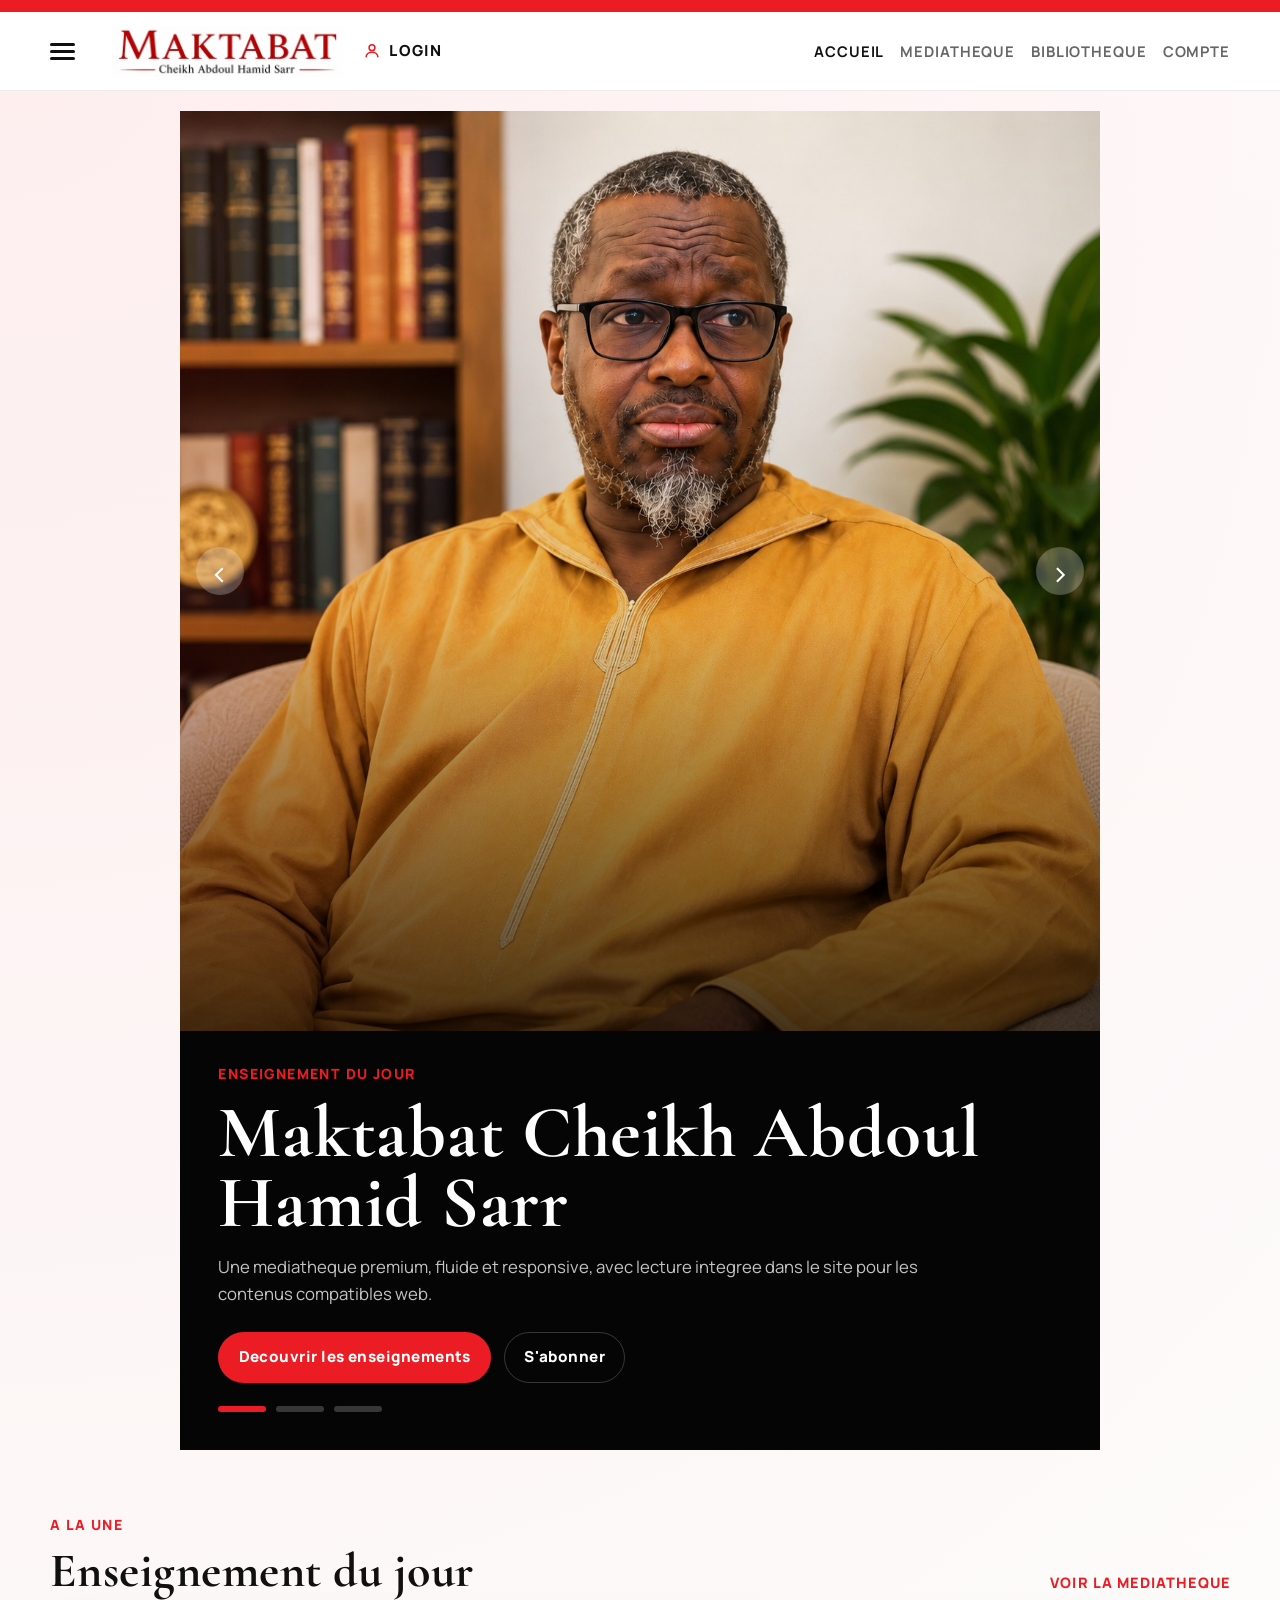
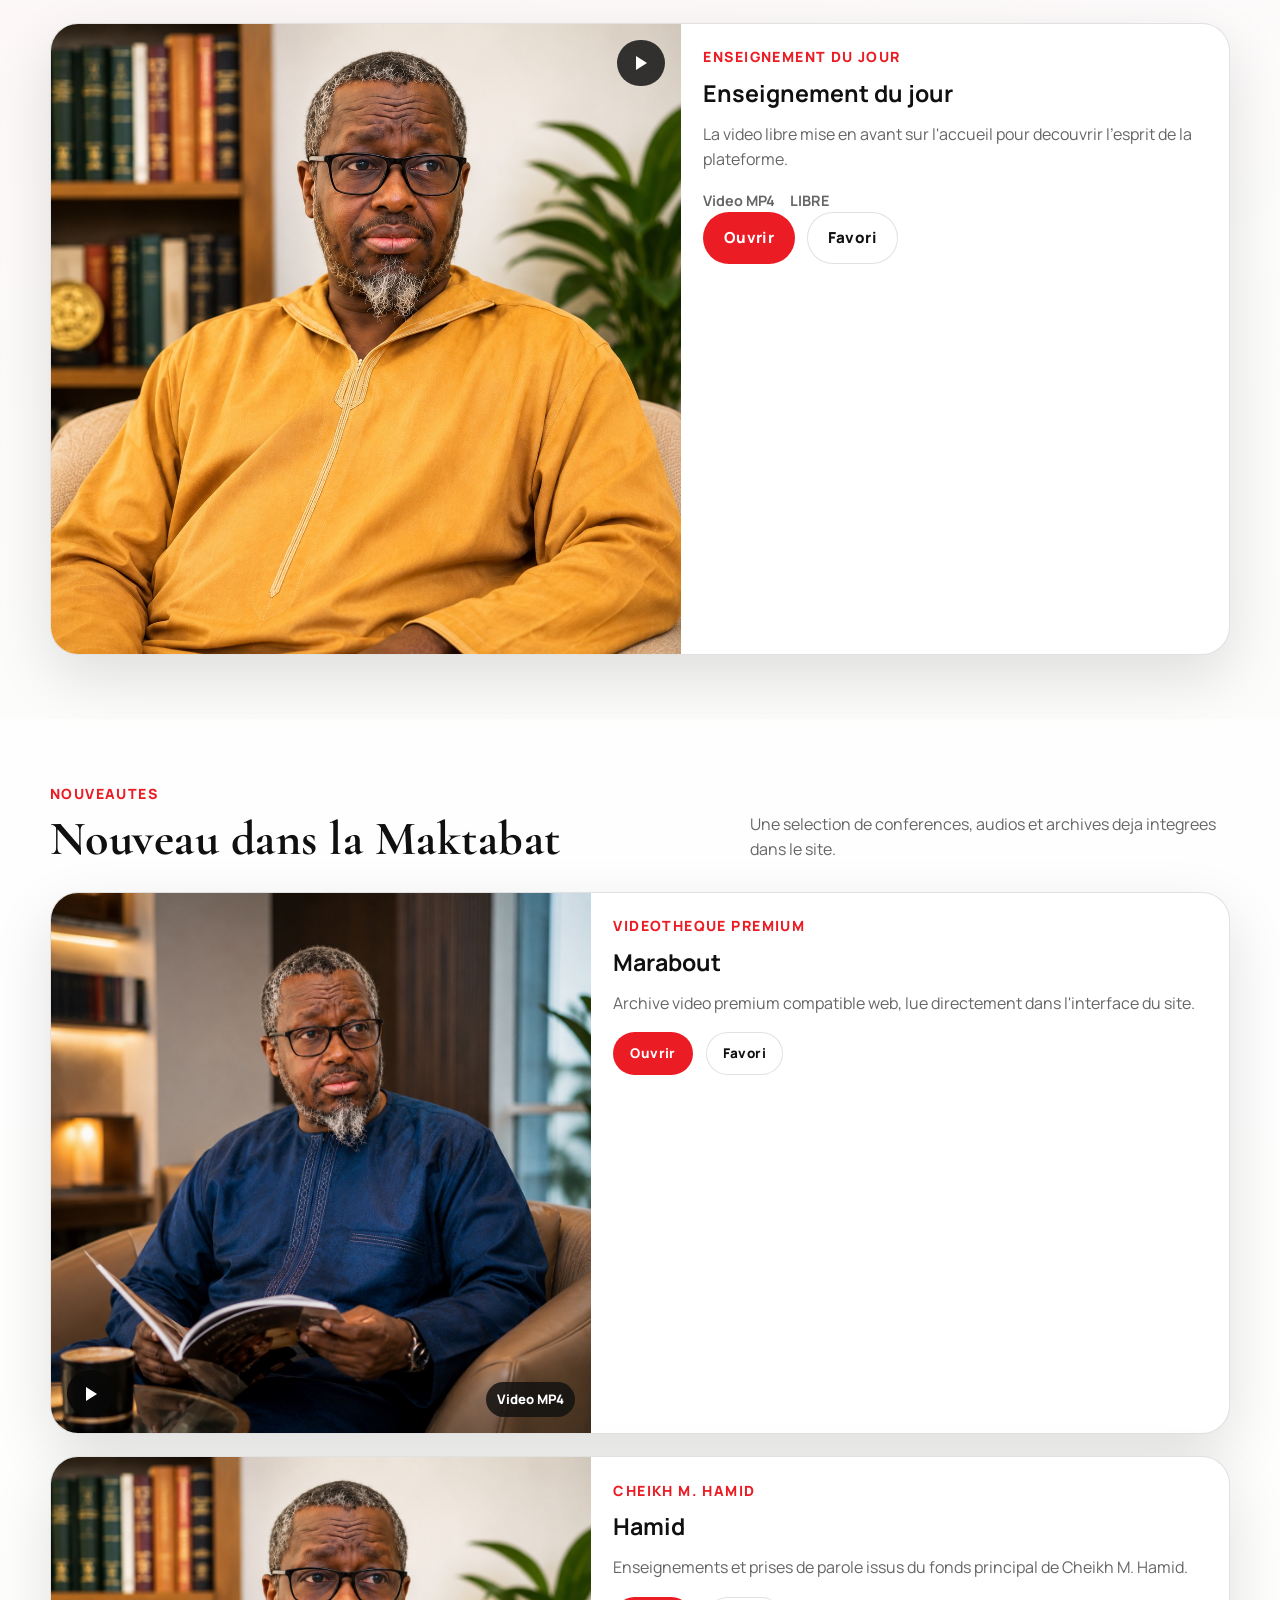
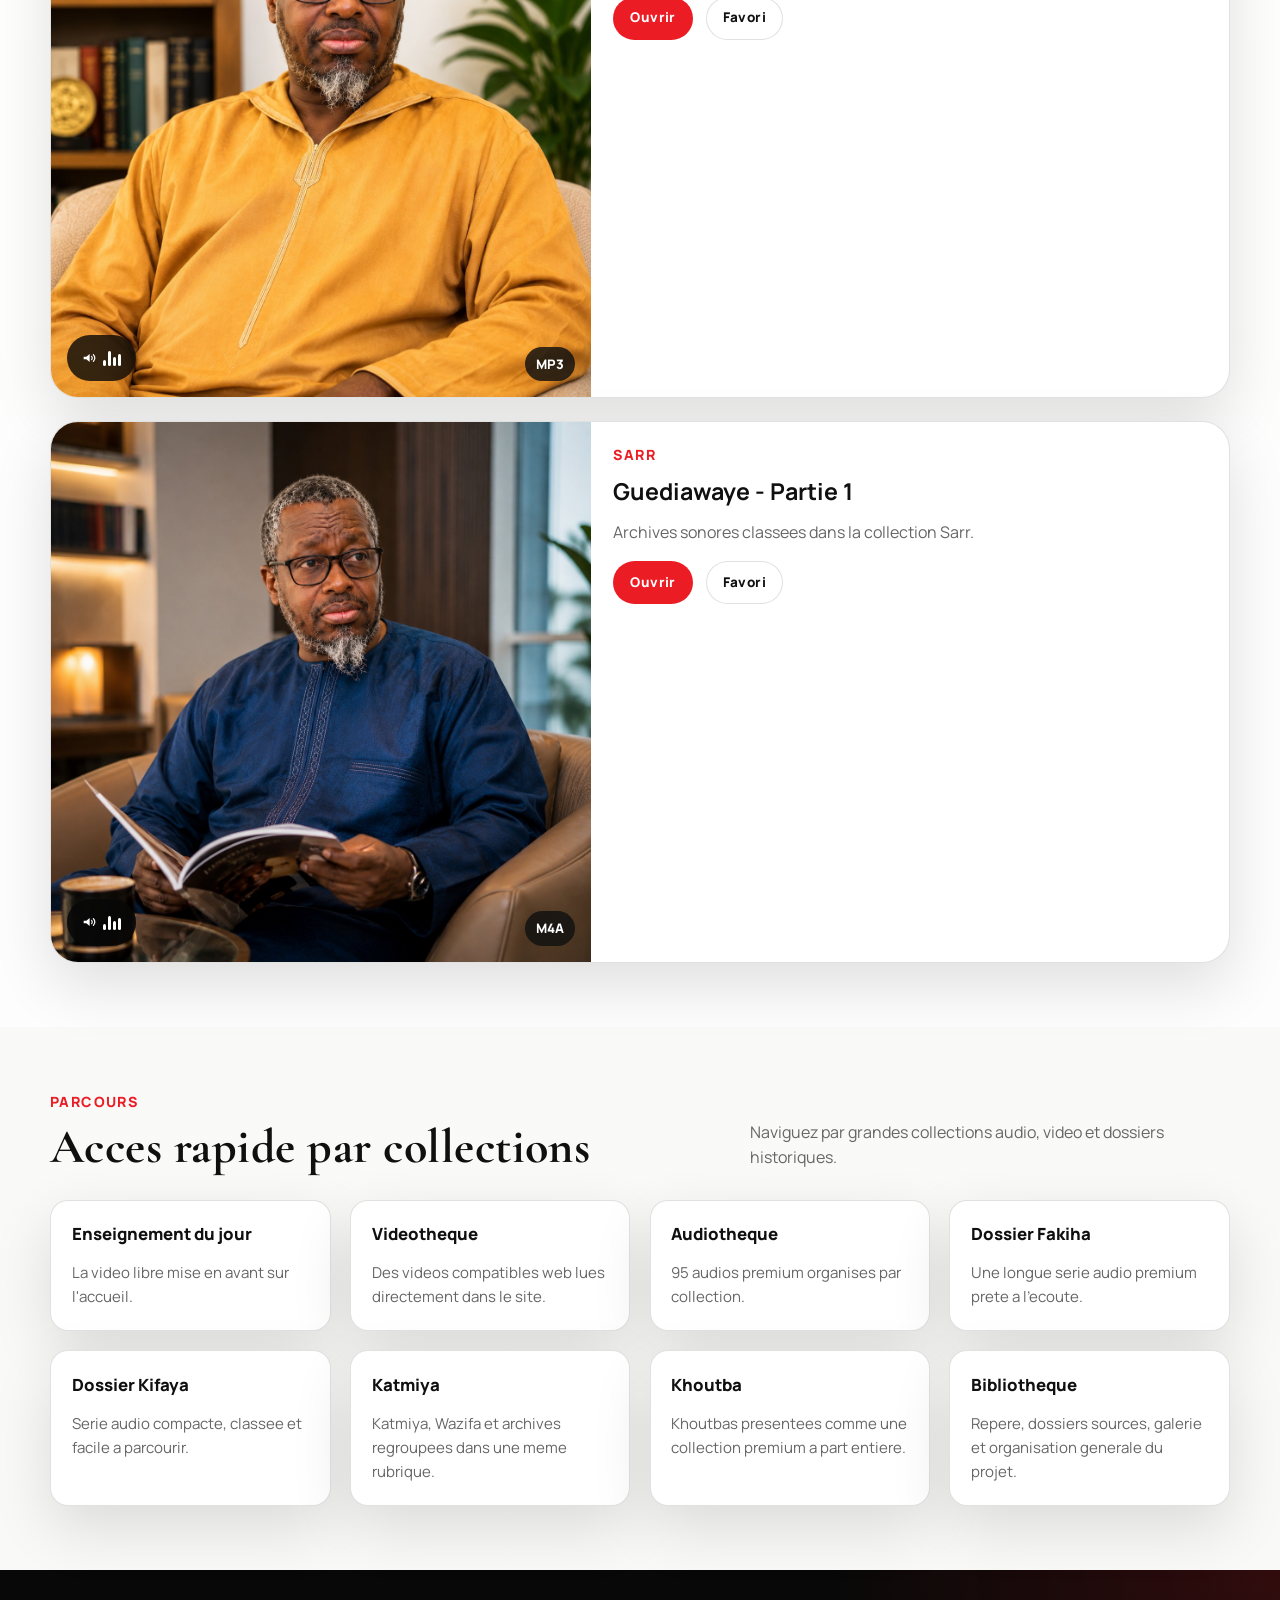
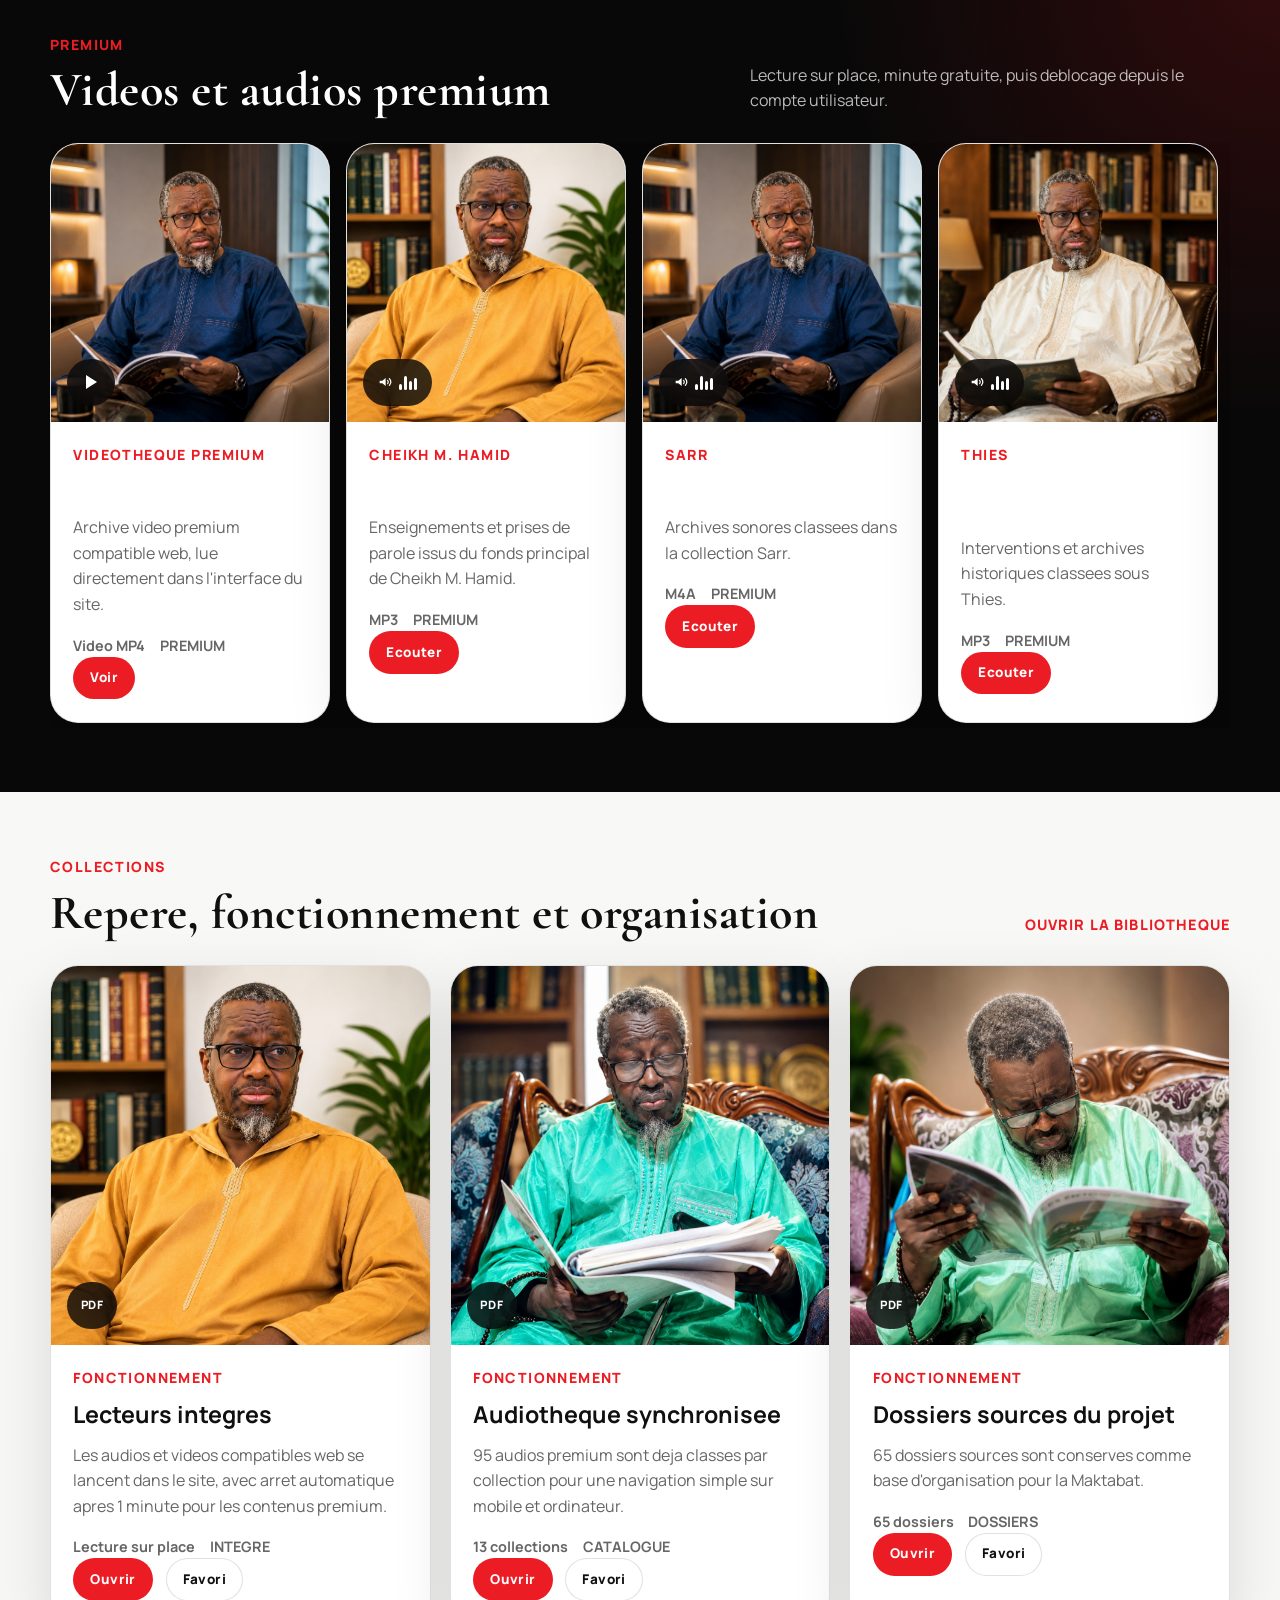
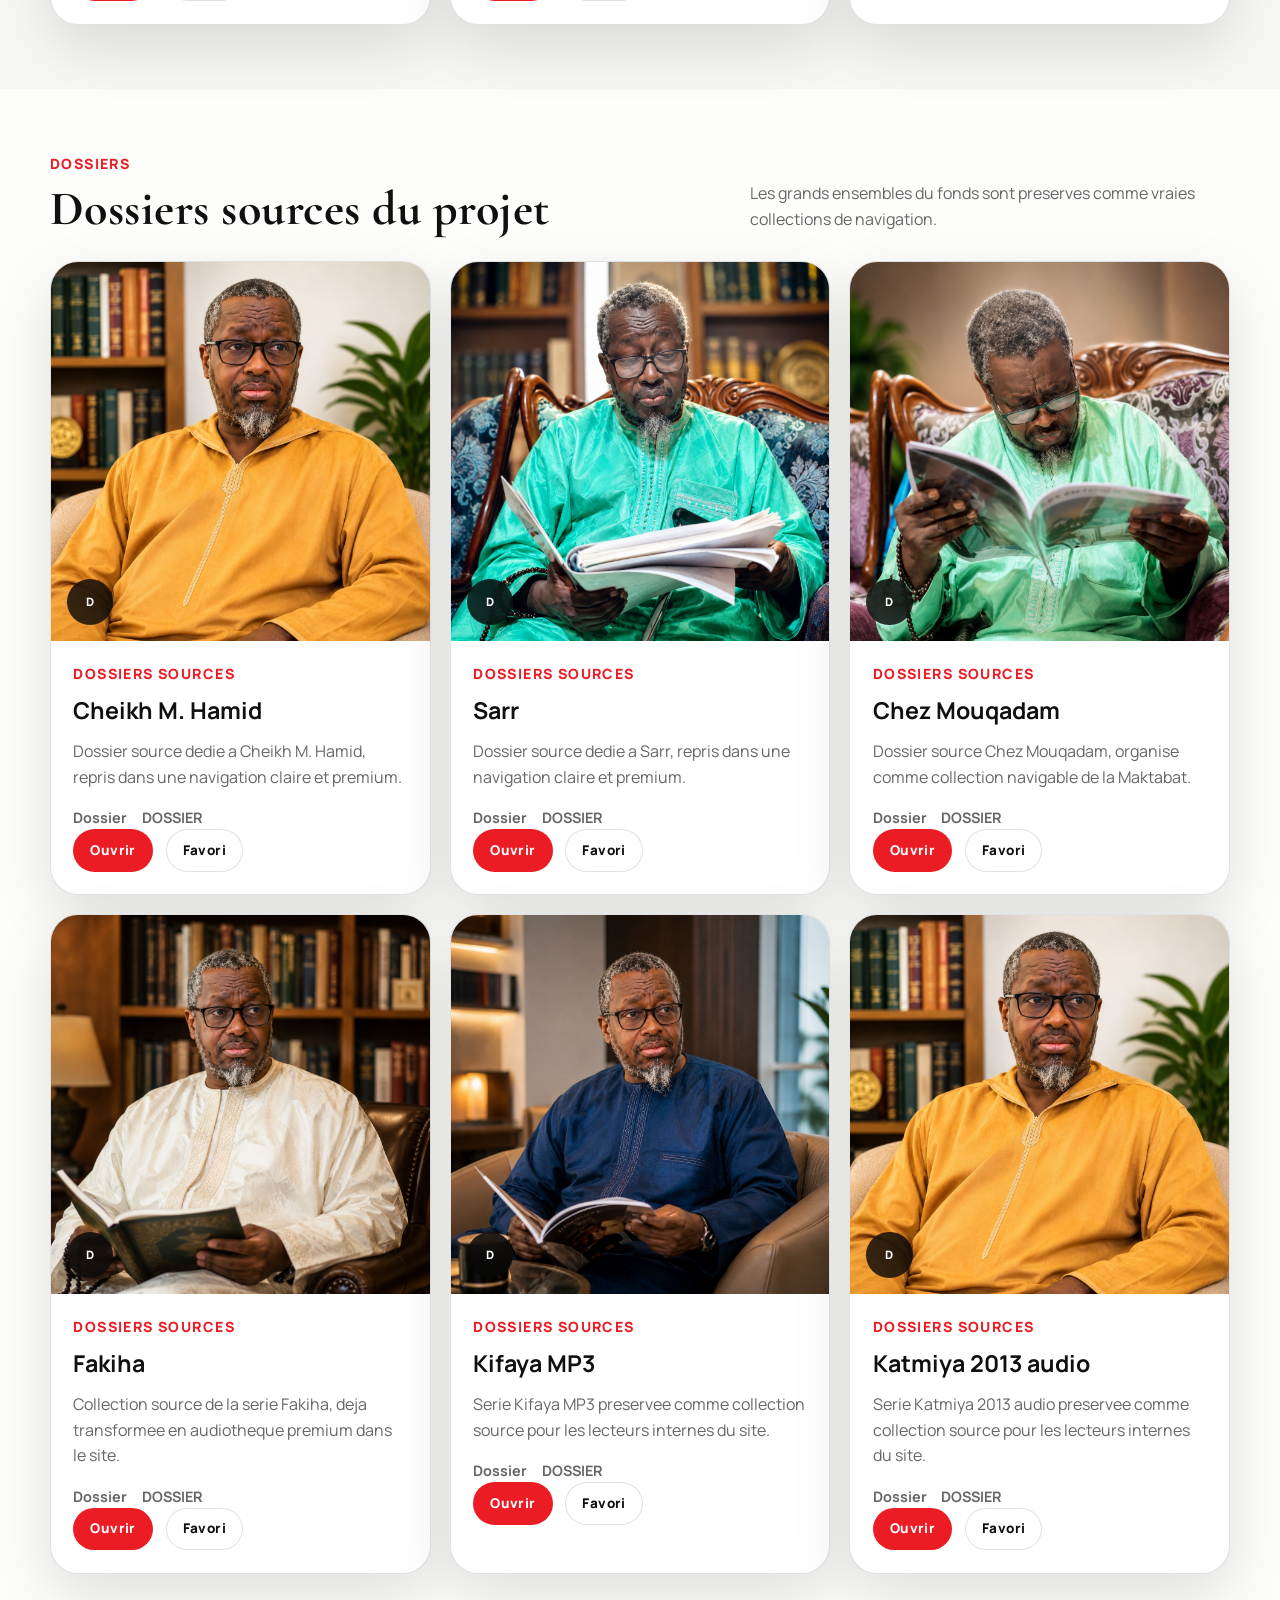
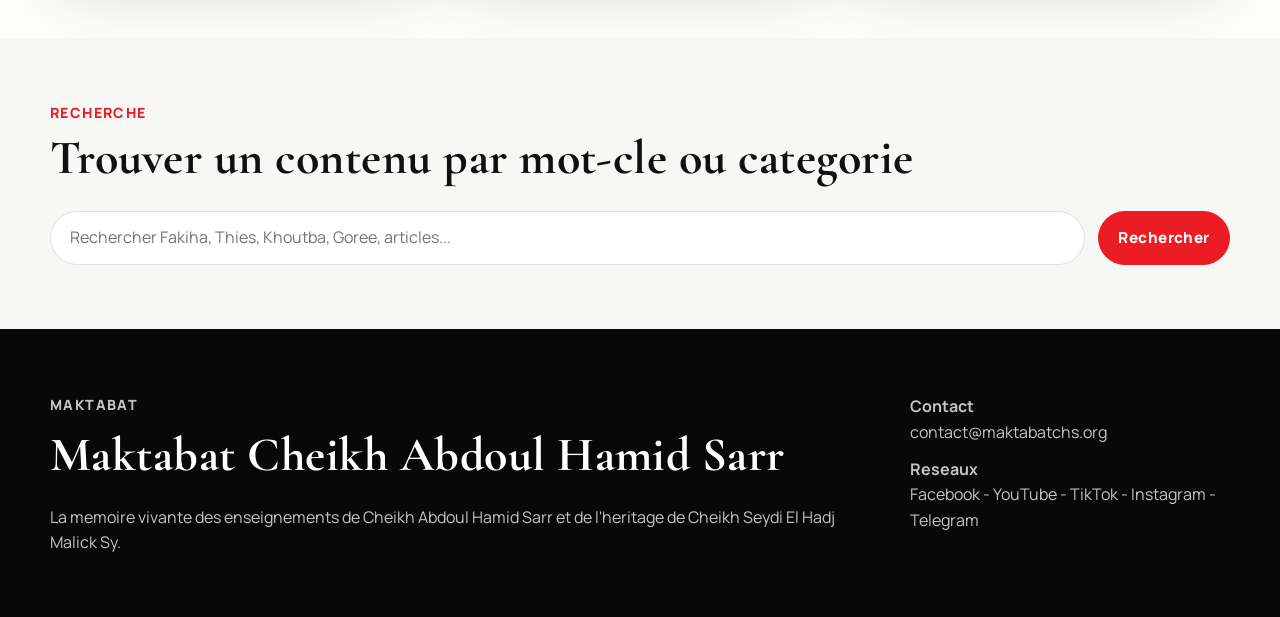
<file: index.html>
<!DOCTYPE html>
<html lang="fr">
<head>
  <meta charset="UTF-8">
  <meta name="viewport" content="width=device-width, initial-scale=1.0">
  <title>Maktabat Cheikh Abdoul Hamid Sarr | Accueil</title>
  <meta
    name="description"
    content="Maktabat Cheikh Abdoul Hamid Sarr, mediatheque premium avec videos, audios et dossiers spirituels organises par collection."
  >
  <meta name="theme-color" content="#eb1c24">
  <meta property="og:title" content="Maktabat Cheikh Abdoul Hamid Sarr">
  <meta
    property="og:description"
    content="La bibliotheque numerique officielle des oeuvres et enseignements de Cheikh Abdoul Hamid Sarr."
  >
  <meta property="og:type" content="website">
  <meta property="og:image" content="/assets/images/photo-1.jpg">
  <link rel="icon" href="/favicon.svg" type="image/svg+xml">
  <link rel="preconnect" href="https://fonts.googleapis.com">
  <link rel="preconnect" href="https://fonts.gstatic.com" crossorigin>
  <link
    href="https://fonts.googleapis.com/css2?family=Cormorant+Garamond:wght@600;700&family=Manrope:wght@400;500;600;700;800&display=swap"
    rel="stylesheet"
  >
  <link rel="stylesheet" href="/styles.css">
</head>
<body data-page="home">
  <div data-site-header></div>

  <main>
    <section class="hero-section">
      <div class="container">
        <div class="hero-stage" id="heroStage">
          <div class="hero-carousel" id="heroCarousel" aria-live="polite"></div>
          <button class="hero-arrow hero-arrow--prev" type="button" id="heroPrev" aria-label="Image precedente">&lt;</button>
          <button class="hero-arrow hero-arrow--next" type="button" id="heroNext" aria-label="Image suivante">&gt;</button>
        </div>

        <div class="hero-caption">
          <p class="section-label" id="heroLabel">ENSEIGNEMENT DU JOUR</p>
          <h1 id="heroTitle">Maktabat Cheikh Abdoul Hamid Sarr</h1>
          <p class="hero-text" id="heroText">
            Preserver, transmettre et faire rayonner l'heritage de la Tarikha Tidjaniya et de Cheikh Seydi El Hadj Malick Sy.
          </p>
          <div class="hero-actions">
            <a class="button button--primary" href="/mediatheque">Decouvrir les enseignements</a>
            <a class="button button--ghost" href="/compte">S'abonner</a>
          </div>
          <div class="hero-dots" id="heroDots" aria-hidden="true"></div>
        </div>
      </div>
    </section>

    <section class="section">
      <div class="container">
        <div class="section-head">
          <div>
            <p class="section-label">A LA UNE</p>
            <h2>Enseignement du jour</h2>
          </div>
          <a class="section-link" href="/mediatheque">Voir la mediatheque</a>
        </div>
        <div id="dailySpotlight"></div>
      </div>
    </section>

    <section class="section section--light">
      <div class="container">
        <div class="section-head">
          <div>
            <p class="section-label">NOUVEAUTES</p>
            <h2>Nouveau dans la Maktabat</h2>
          </div>
          <p class="section-copy">Une selection de conferences, audios et archives deja integrees dans le site.</p>
        </div>
        <div class="stack-feed" id="newestFeed"></div>
      </div>
    </section>

    <section class="section">
      <div class="container">
        <div class="section-head">
          <div>
            <p class="section-label">PARCOURS</p>
            <h2>Acces rapide par collections</h2>
          </div>
          <p class="section-copy">Naviguez par grandes collections audio, video et dossiers historiques.</p>
        </div>
        <div class="category-grid" id="categoryGrid"></div>
      </div>
    </section>

    <section class="section section--dark">
      <div class="container">
        <div class="section-head section-head--dark">
          <div>
            <p class="section-label">PREMIUM</p>
            <h2>Videos et audios premium</h2>
          </div>
          <p class="section-copy">Lecture sur place, minute gratuite, puis deblocage depuis le compte utilisateur.</p>
        </div>
        <div class="rail" id="premiumRail"></div>
      </div>
    </section>

    <section class="section">
      <div class="container">
        <div class="section-head">
          <div>
            <p class="section-label">COLLECTIONS</p>
            <h2>Repere, fonctionnement et organisation</h2>
          </div>
          <a class="section-link" href="/bibliotheque">Ouvrir la bibliotheque</a>
        </div>
        <div class="card-grid card-grid--three" id="libraryPreview"></div>
      </div>
    </section>

    <section class="section section--light">
      <div class="container">
        <div class="section-head">
          <div>
            <p class="section-label">DOSSIERS</p>
            <h2>Dossiers sources du projet</h2>
          </div>
          <p class="section-copy">Les grands ensembles du fonds sont preserves comme vraies collections de navigation.</p>
        </div>
        <div class="card-grid card-grid--three" id="dossierPreview"></div>
      </div>
    </section>

    <section class="section">
      <div class="container">
        <div class="section-head">
          <div>
            <p class="section-label">RECHERCHE</p>
            <h2>Trouver un contenu par mot-cle ou categorie</h2>
          </div>
        </div>
        <form class="search-form" id="globalSearchForm">
          <input
            id="globalSearchInput"
            name="query"
            type="search"
            placeholder="Rechercher Fakiha, Thies, Khoutba, Goree, articles..."
            autocomplete="off"
          >
          <button class="button button--primary" type="submit">Rechercher</button>
        </form>
        <div class="card-grid card-grid--three is-hidden" id="searchResults"></div>
      </div>
    </section>
  </main>

  <div data-site-footer></div>
  <div data-site-modals></div>

  <script src="/data.js" defer></script>
  <script src="/script.js" defer></script>
</body>
</html>
</file>
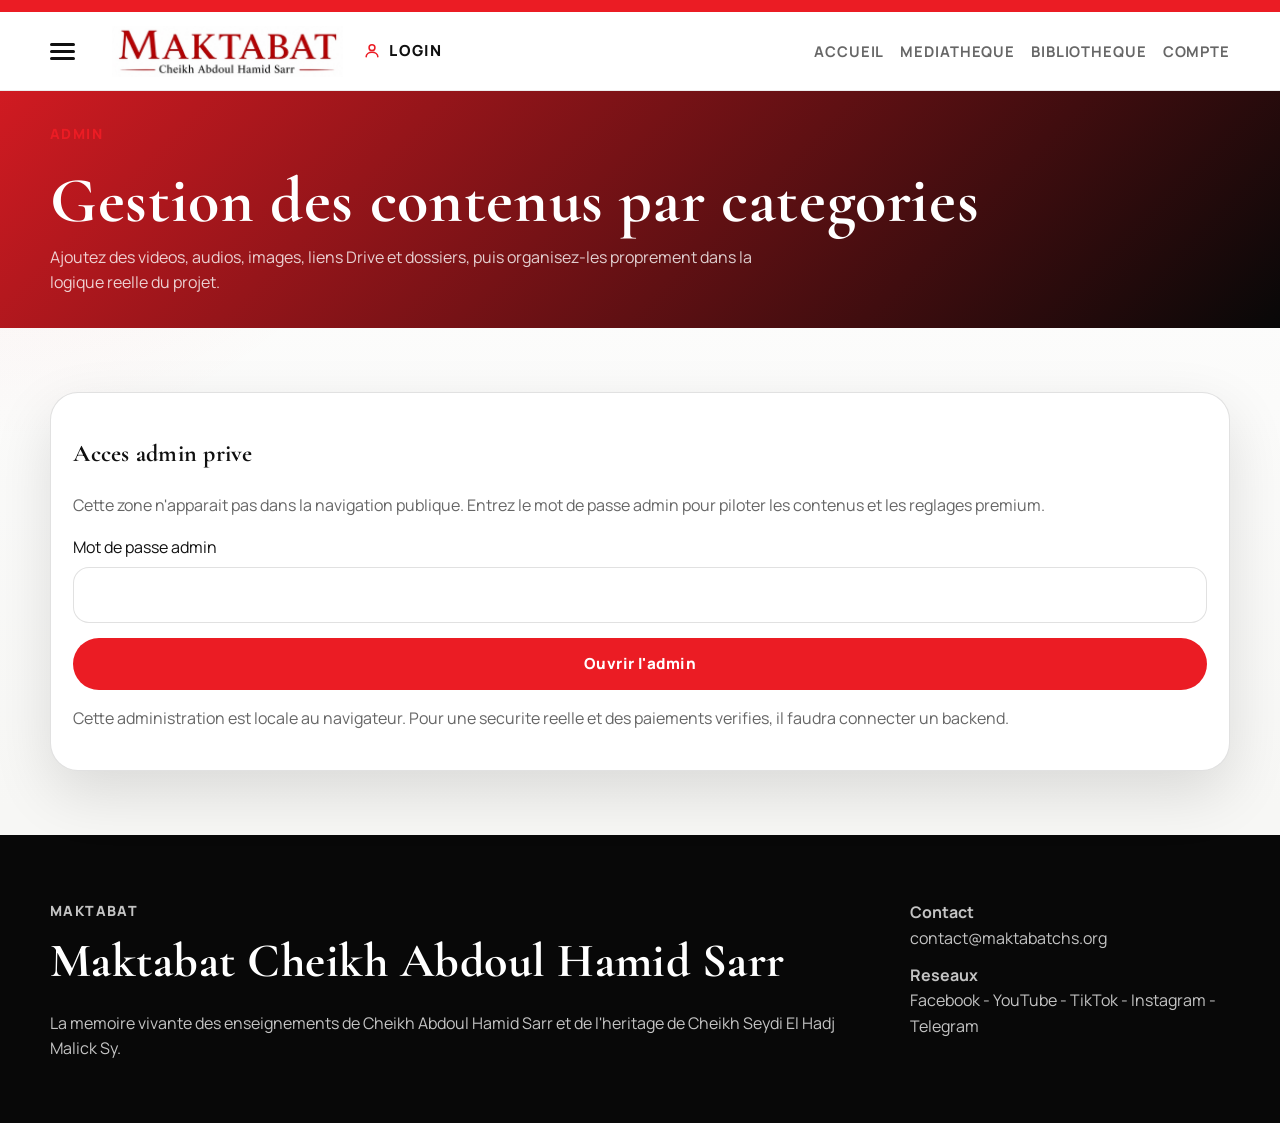
<file: admin.html>
<!DOCTYPE html>
<html lang="fr">
<head>
  <meta charset="UTF-8">
  <meta name="viewport" content="width=device-width, initial-scale=1.0">
  <title>Maktabat Cheikh Abdoul Hamid Sarr | Admin</title>
  <meta
    name="description"
    content="Administration privee de la Maktabat Cheikh Abdoul Hamid Sarr pour piloter categories, contenus et reglages premium."
  >
  <meta name="robots" content="noindex,nofollow">
  <link rel="icon" href="/favicon.svg" type="image/svg+xml">
  <link rel="preconnect" href="https://fonts.googleapis.com">
  <link rel="preconnect" href="https://fonts.gstatic.com" crossorigin>
  <link
    href="https://fonts.googleapis.com/css2?family=Cormorant+Garamond:wght@600;700&family=Manrope:wght@400;500;600;700;800&display=swap"
    rel="stylesheet"
  >
  <link rel="stylesheet" href="/styles.css">
</head>
<body data-page="admin">
  <div data-site-header></div>

  <main>
    <section class="page-hero">
      <div class="container page-hero__content">
        <p class="section-label">ADMIN</p>
        <h1>Gestion des contenus par categories</h1>
        <p>
          Ajoutez des videos, audios, images, liens Drive et dossiers, puis organisez-les proprement dans la logique reelle du projet.
        </p>
      </div>
    </section>

    <section class="section">
      <div class="container admin-layout">
        <div class="panel admin-lock" id="adminLockPanel"></div>
        <div class="admin-console is-hidden" id="adminConsole">
          <div class="stats-grid" id="adminStats"></div>

          <div class="admin-columns">
            <div class="panel" id="adminSettingsPanel"></div>
            <div class="panel" id="adminEditorPanel"></div>
          </div>

          <div class="panel" id="adminItemsPanel"></div>
        </div>
      </div>
    </section>
  </main>

  <div data-site-footer></div>
  <div data-site-modals></div>

  <script src="/data.js" defer></script>
  <script src="/script.js" defer></script>
</body>
</html>
</file>
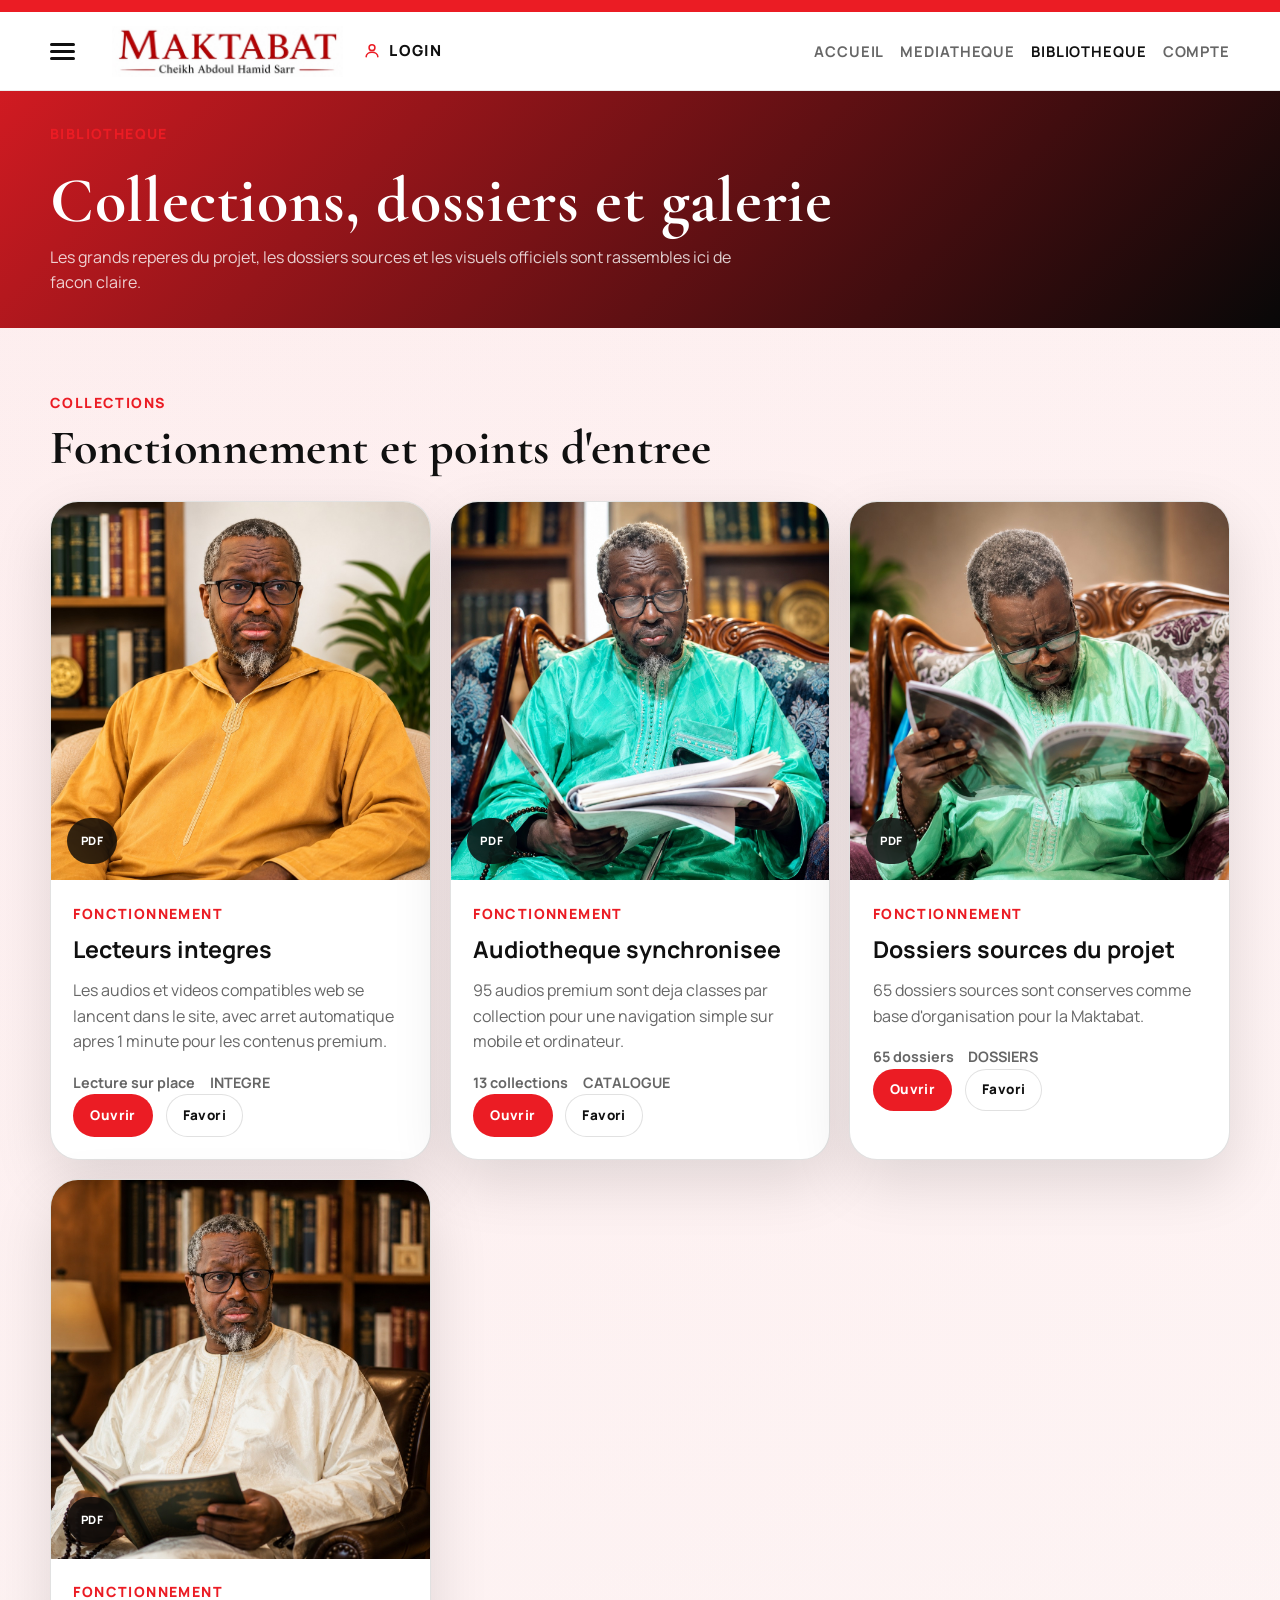
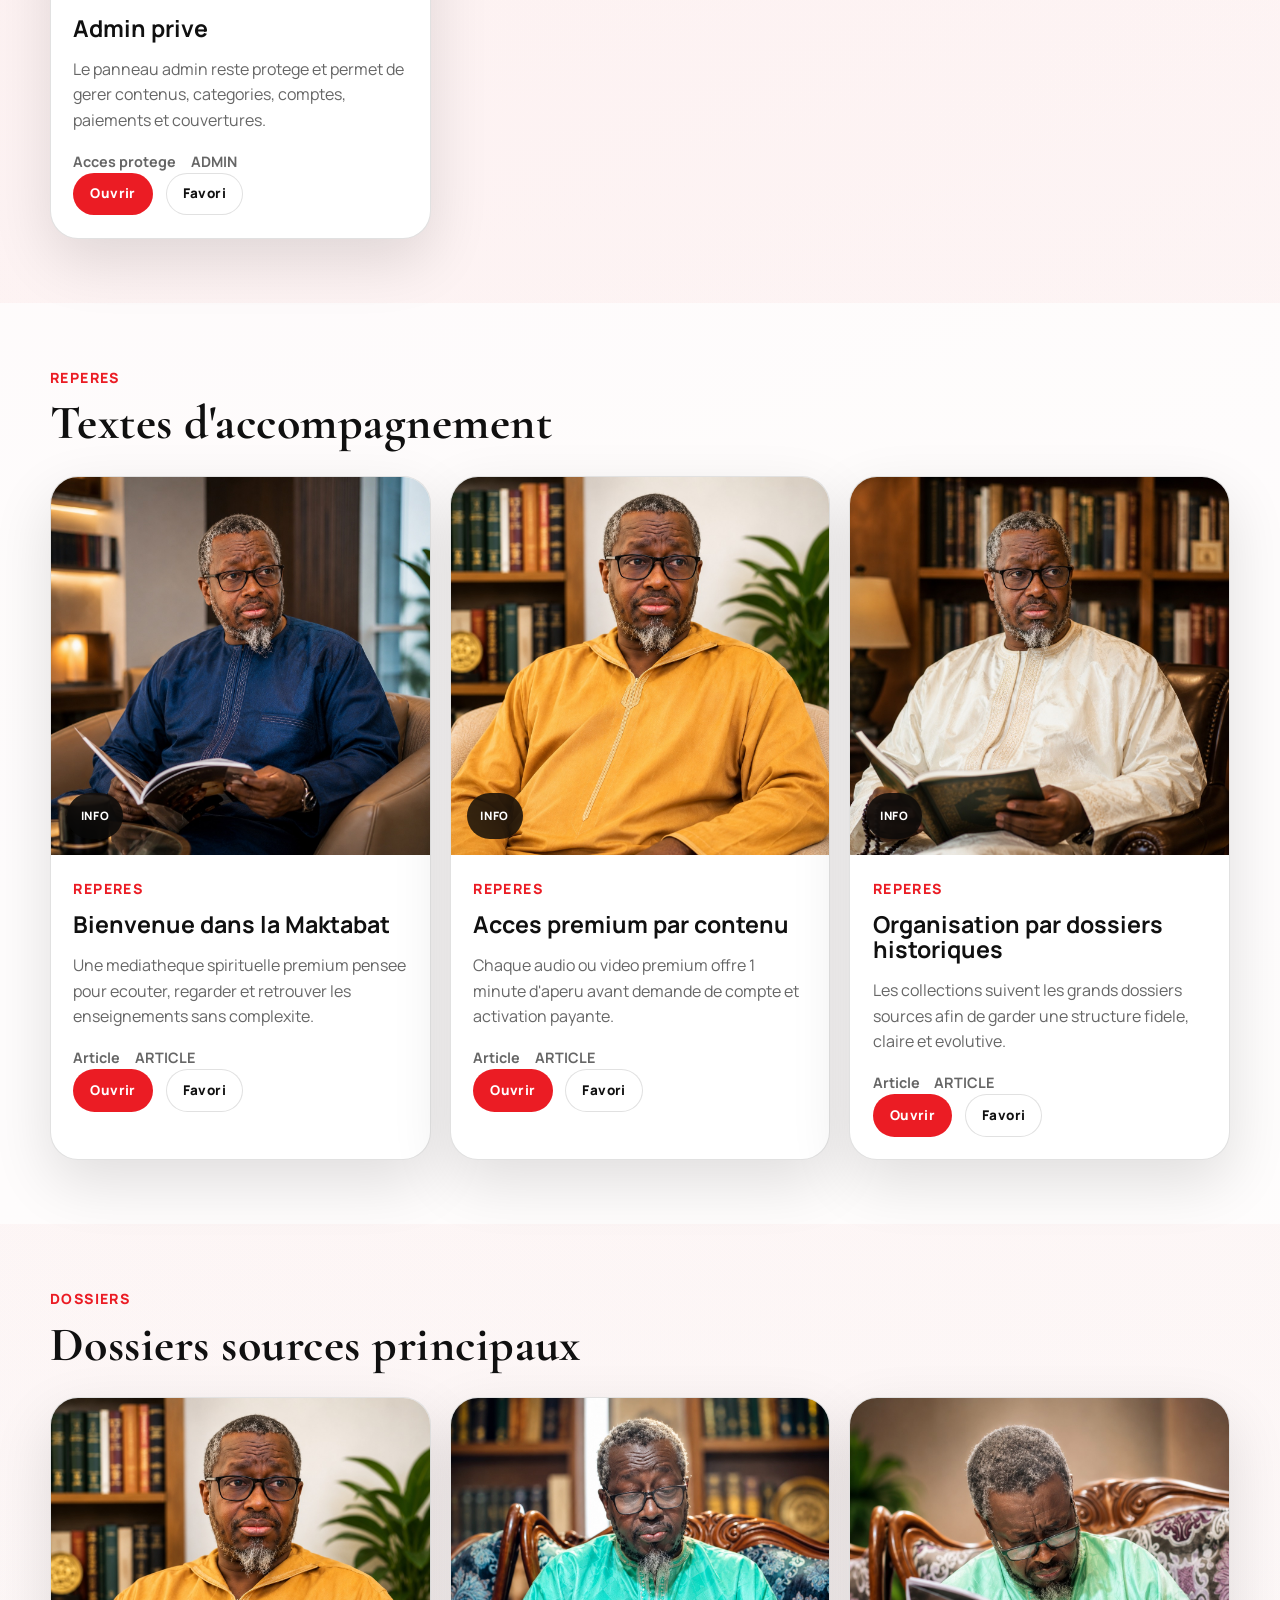
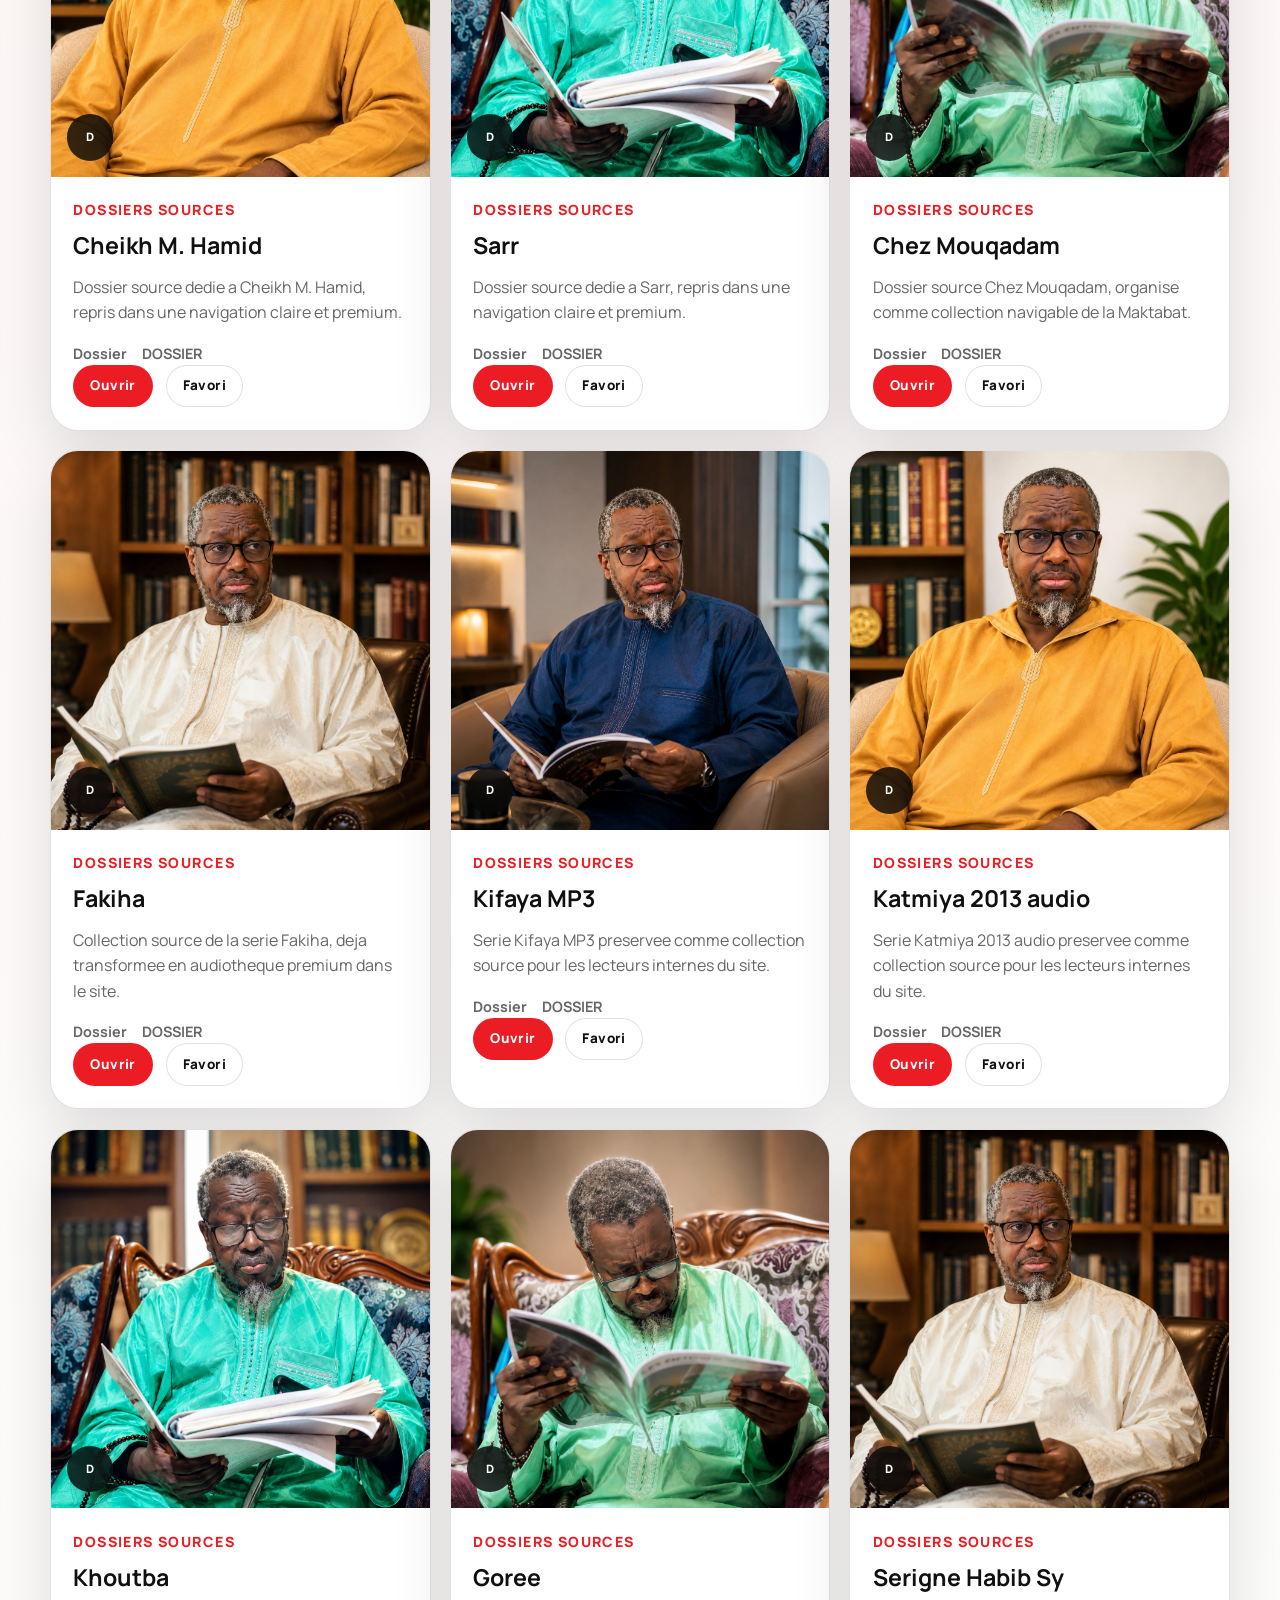
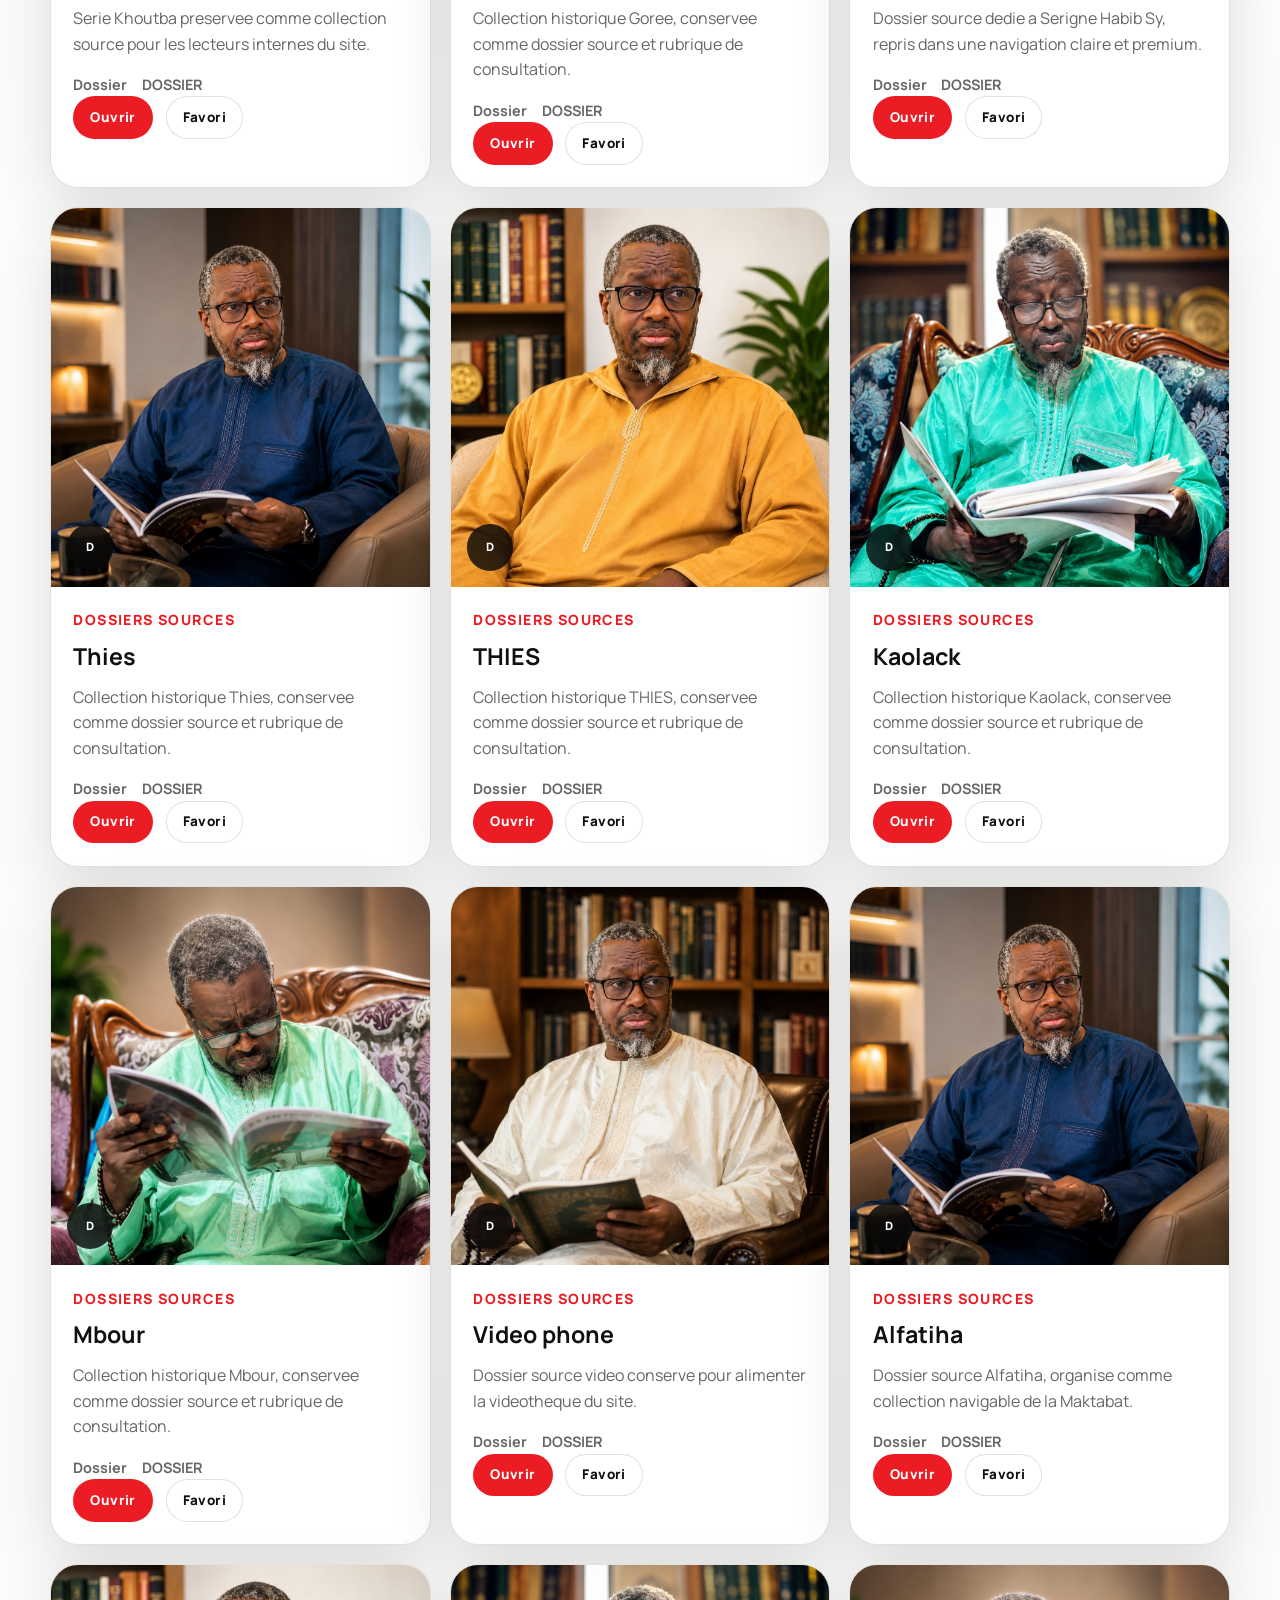
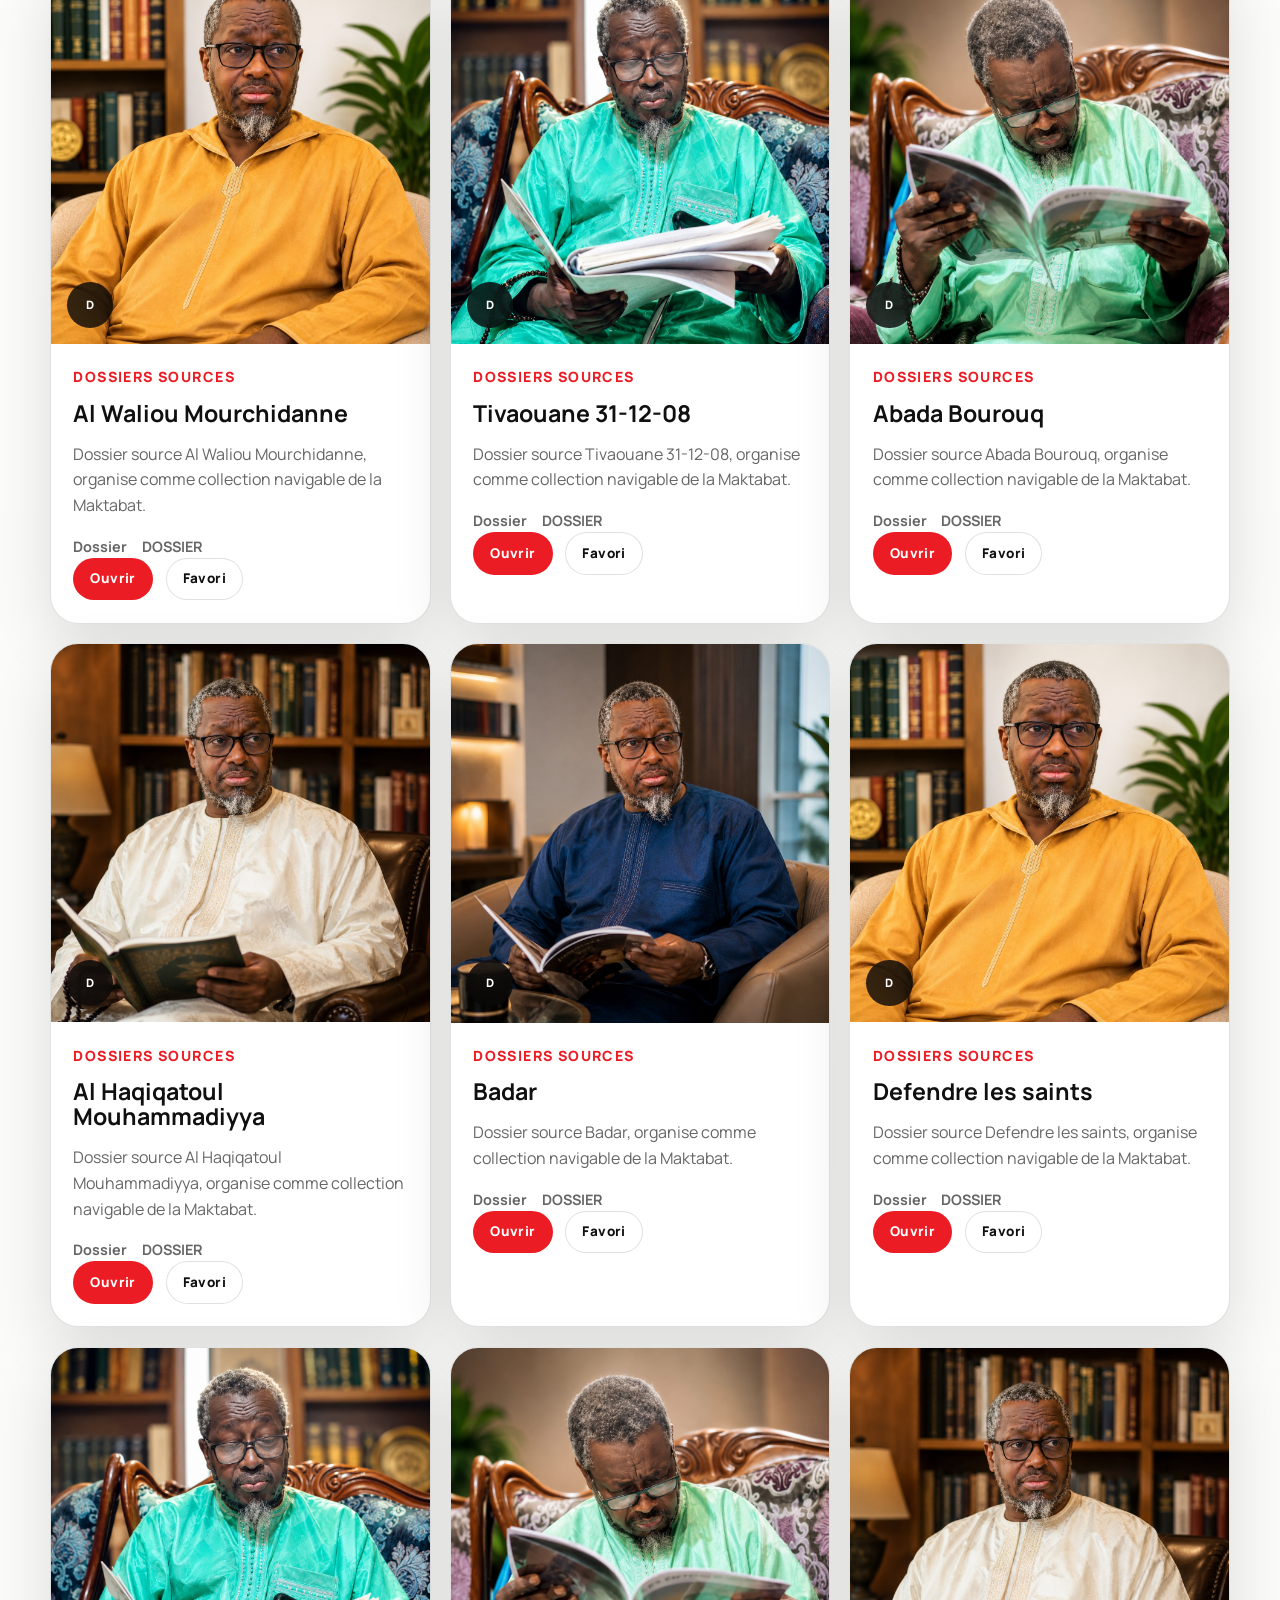
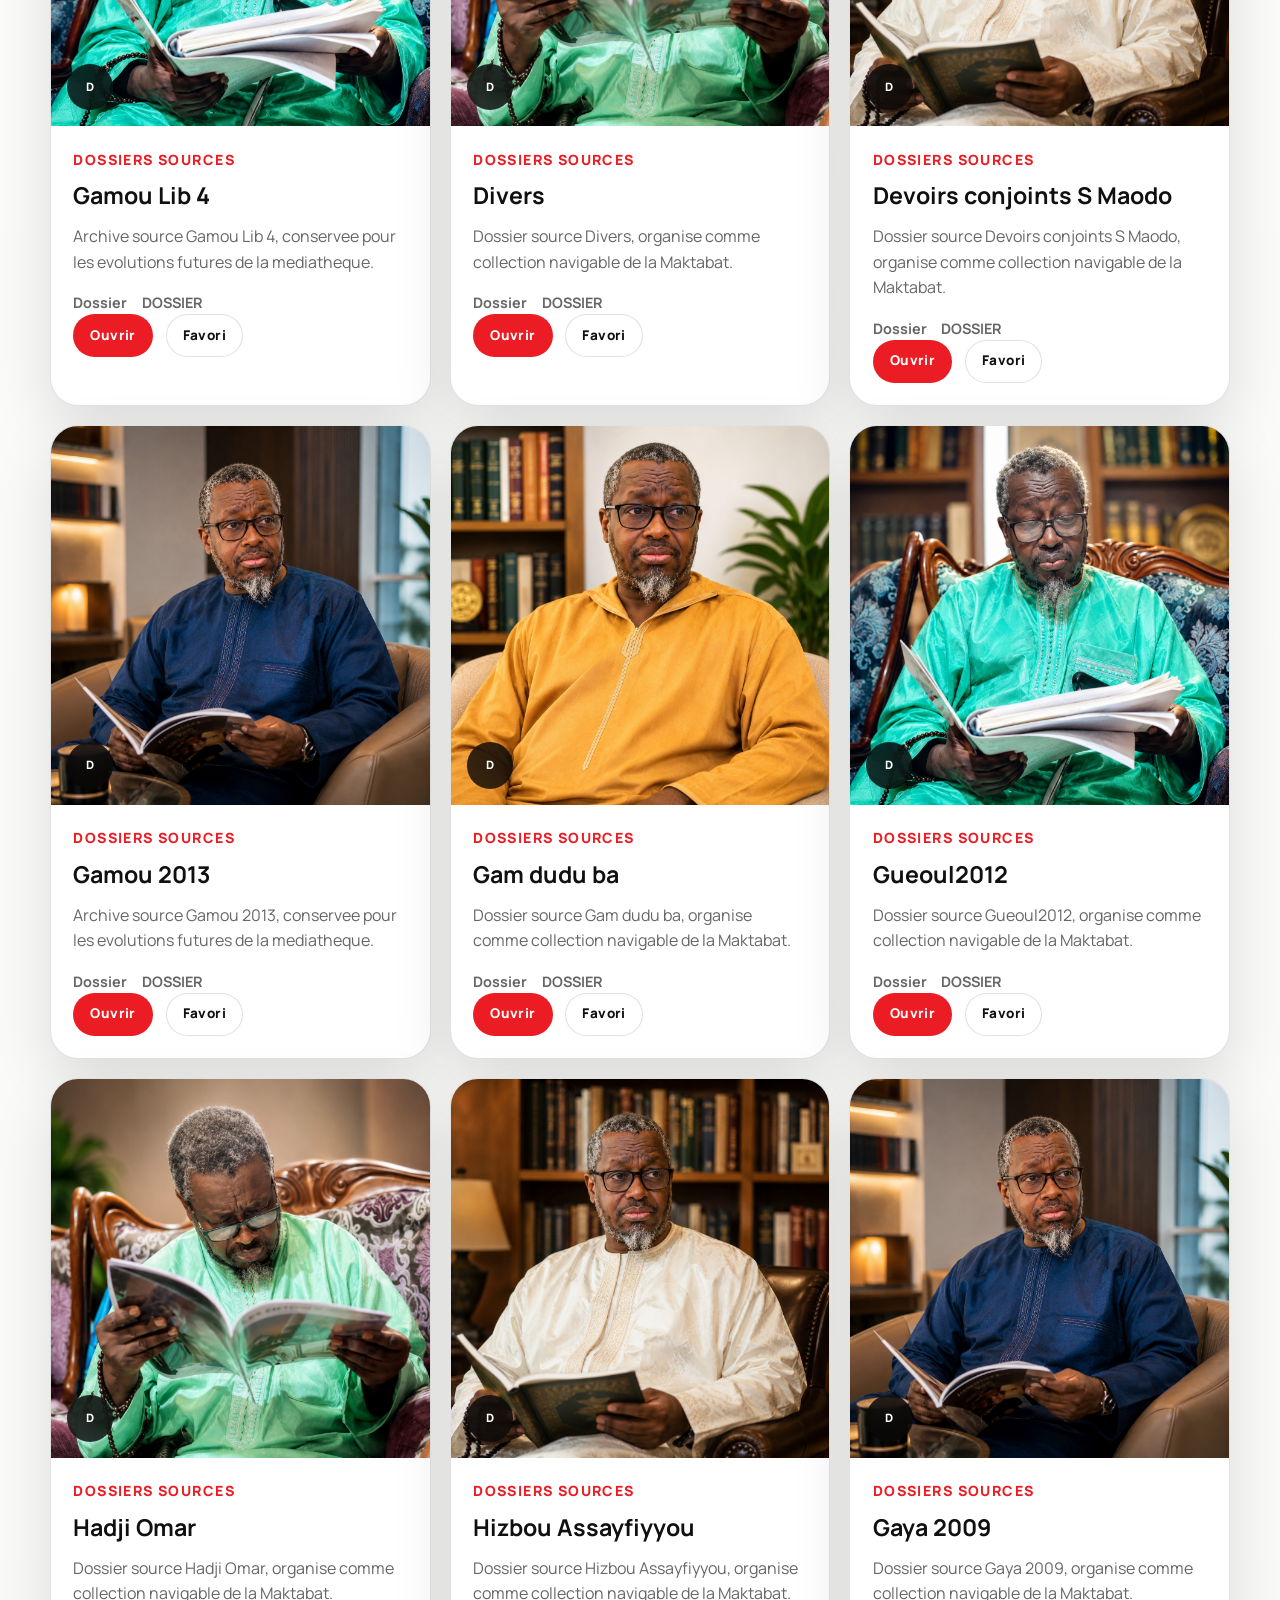
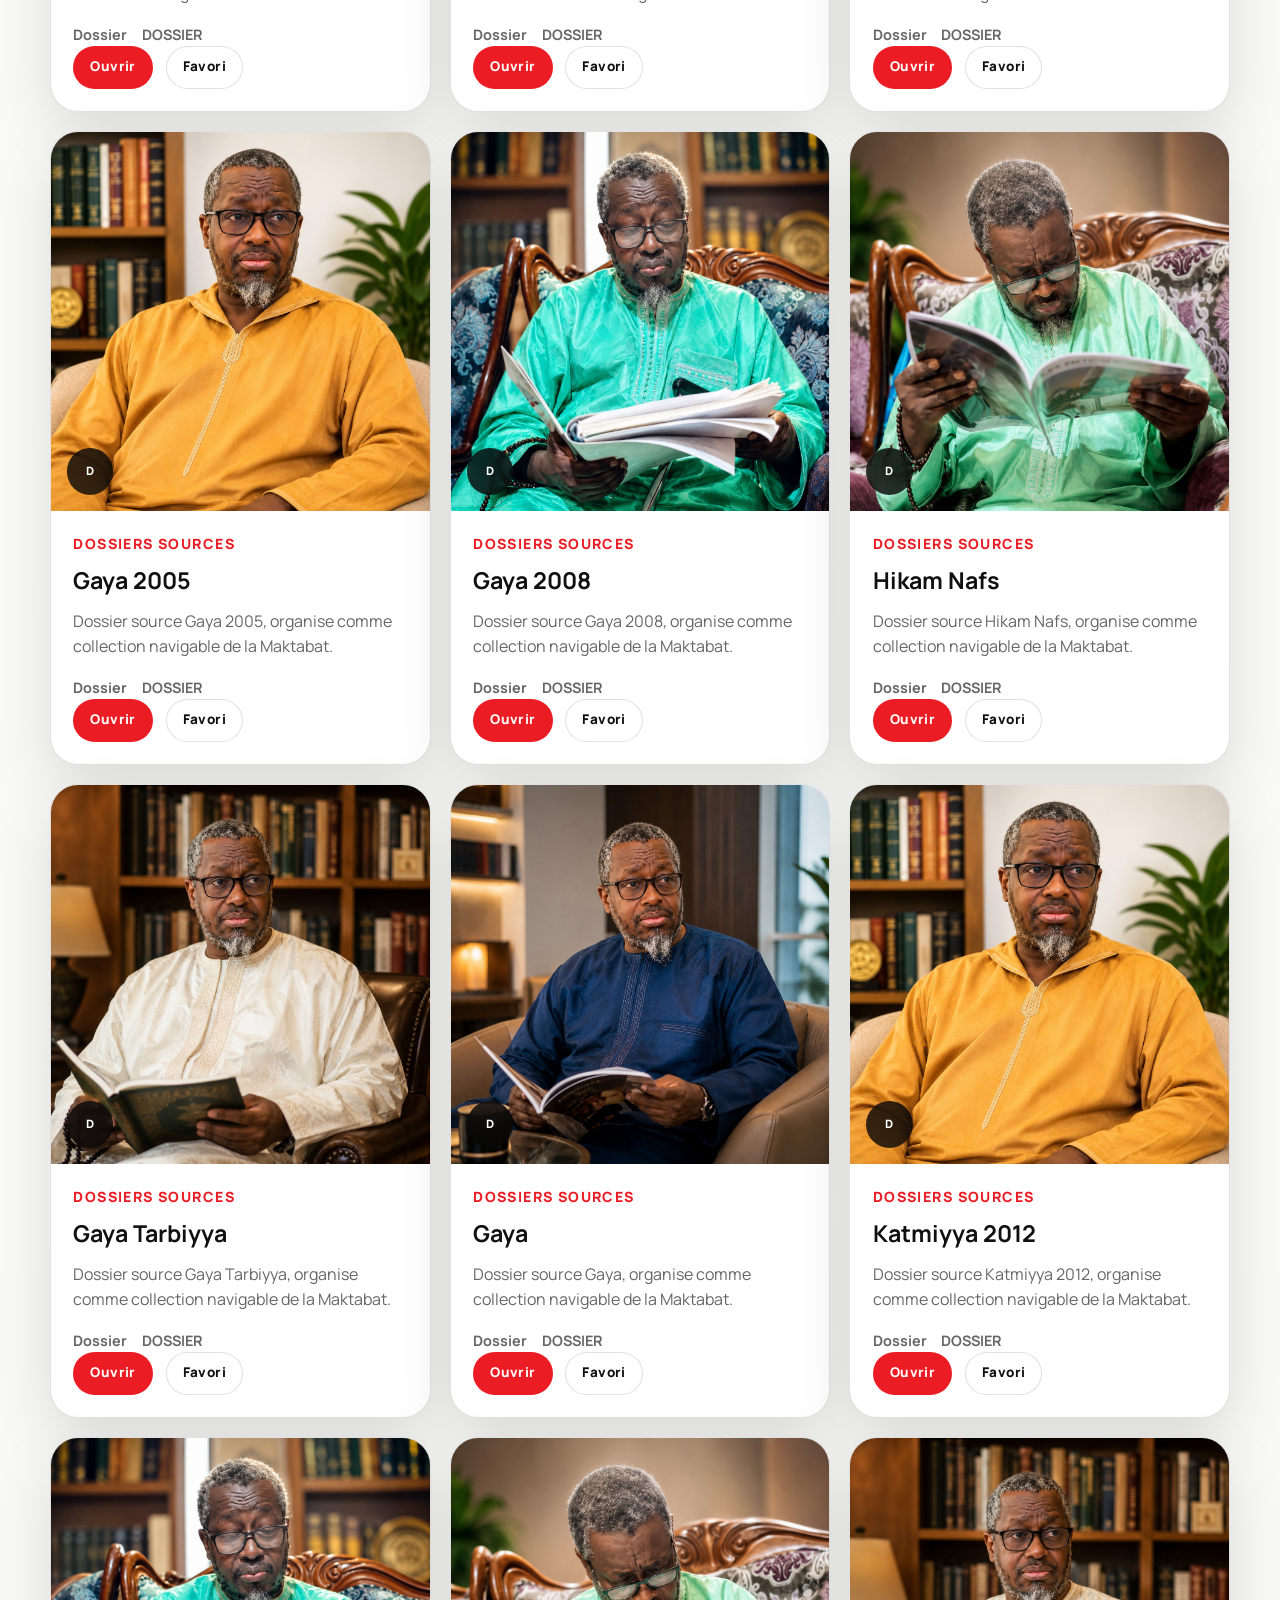
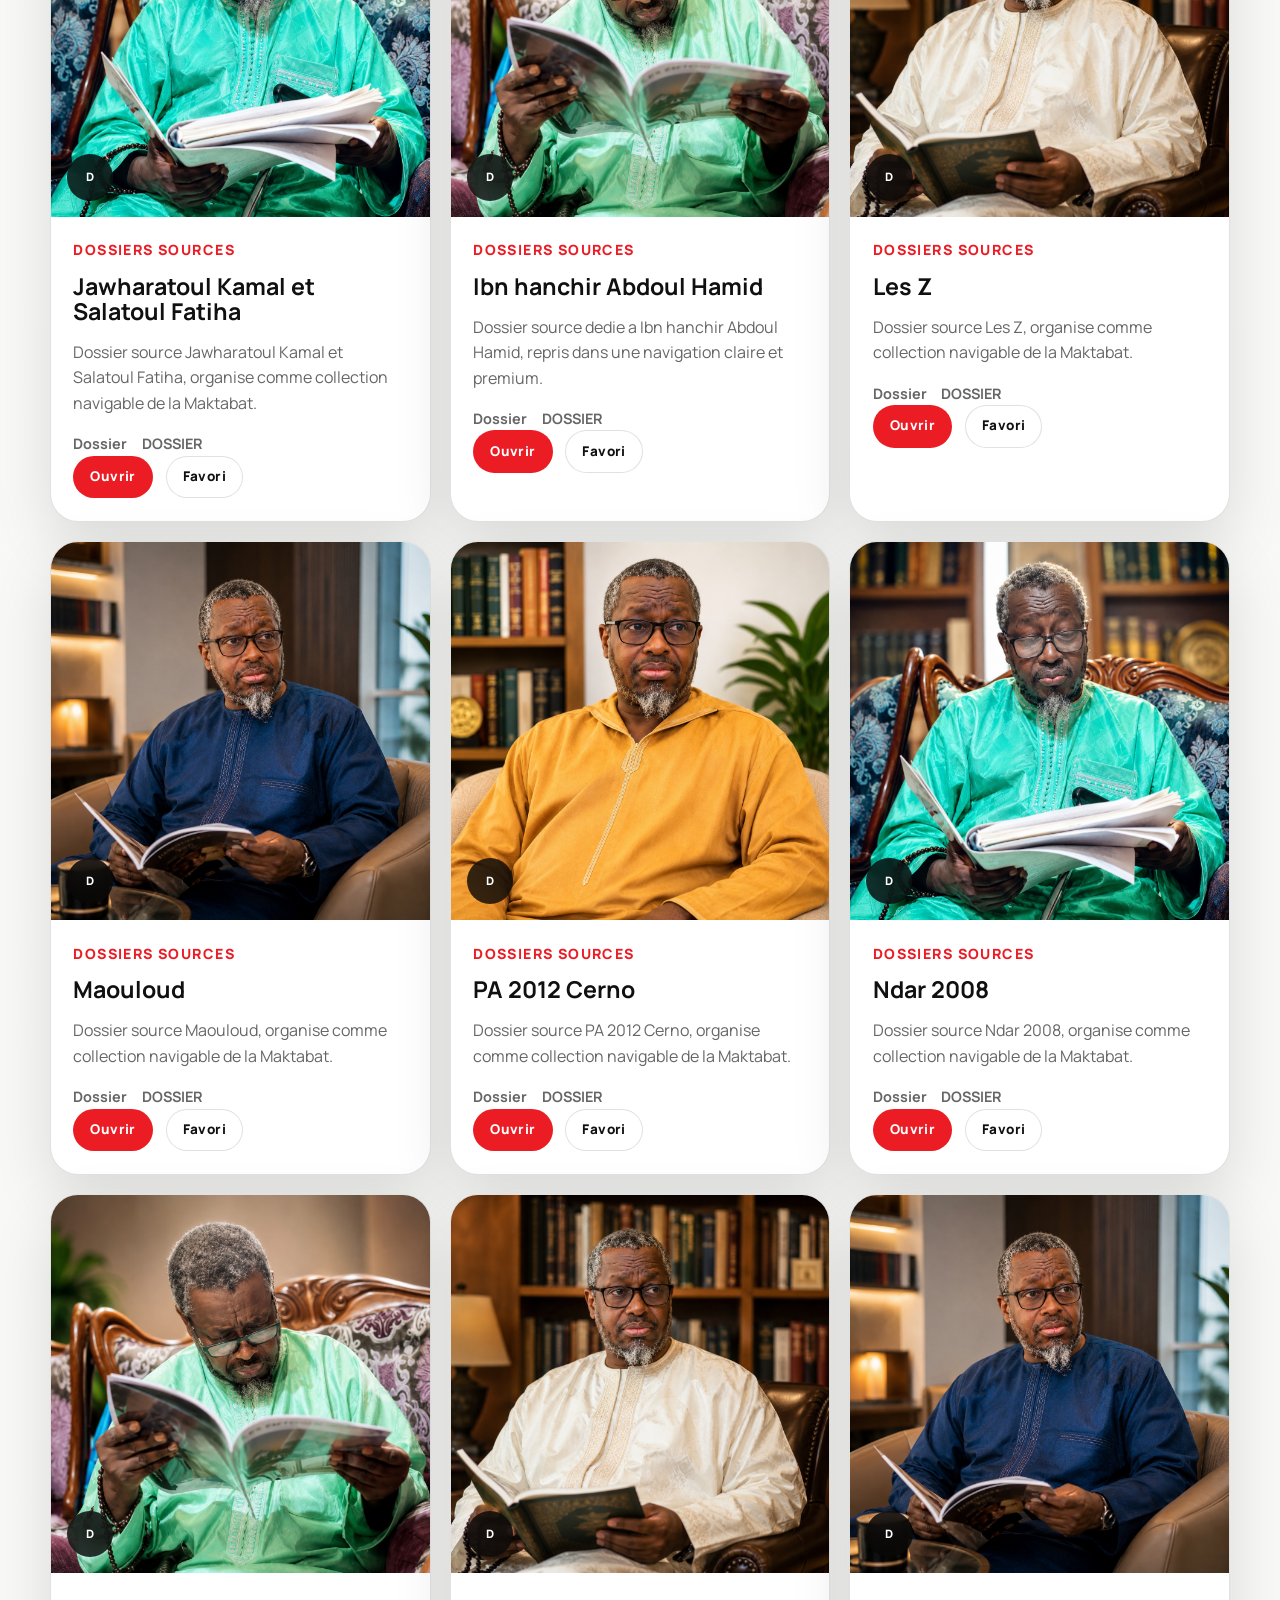
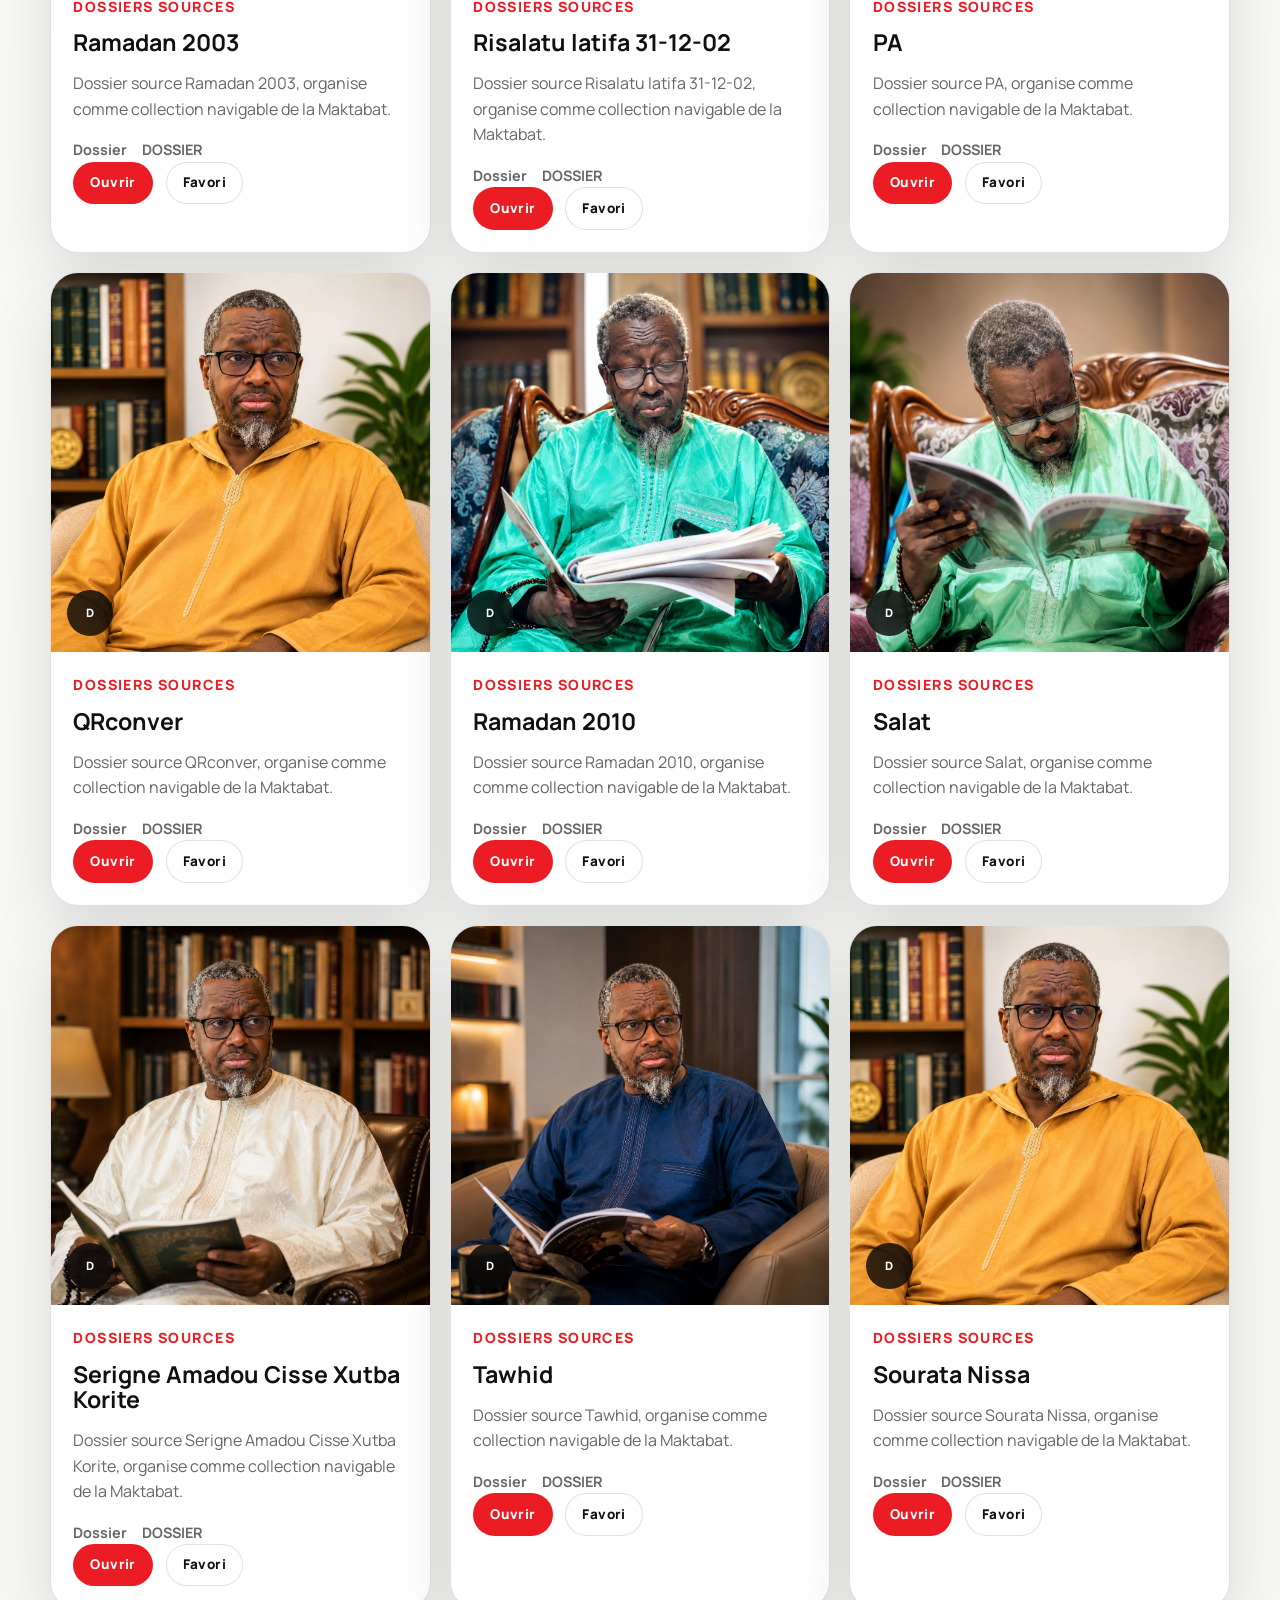
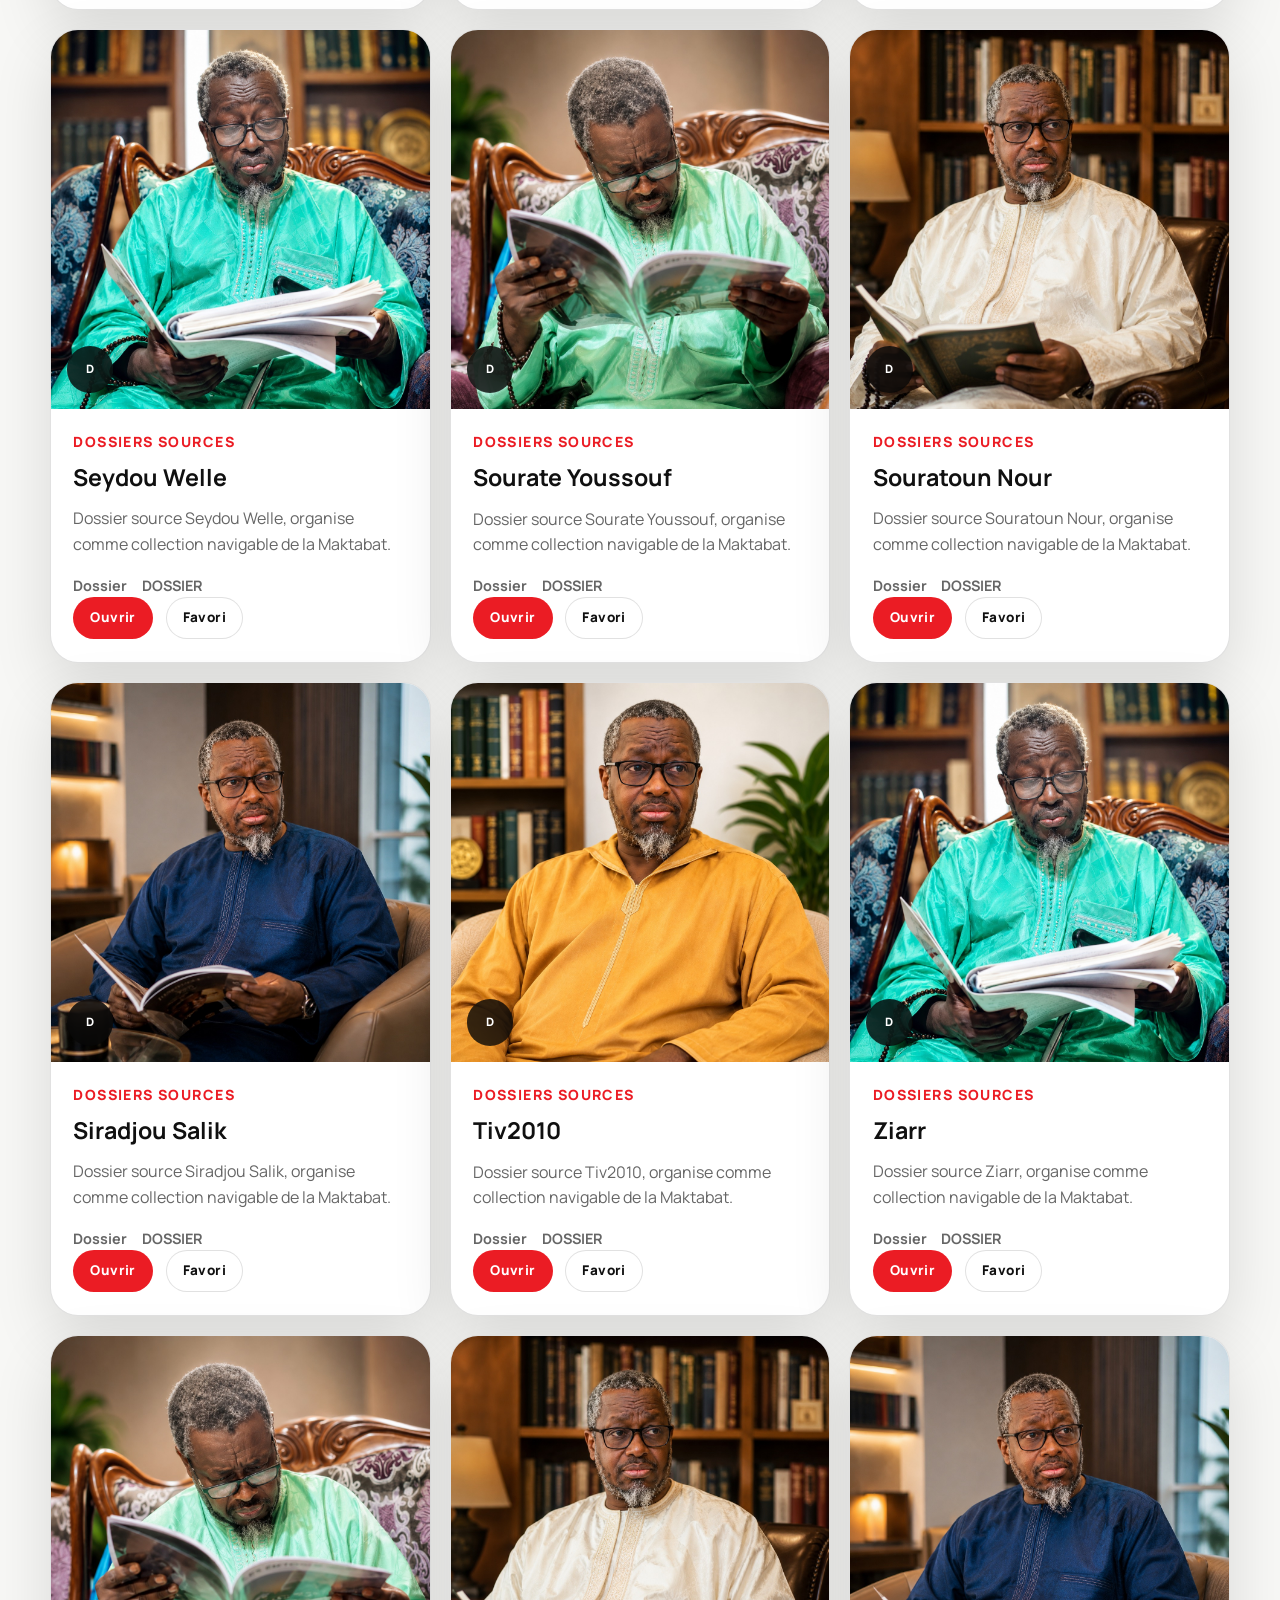
<file: bibliotheque.html>
<!DOCTYPE html>
<html lang="fr">
<head>
  <meta charset="UTF-8">
  <meta name="viewport" content="width=device-width, initial-scale=1.0">
  <title>Maktabat Cheikh Abdoul Hamid Sarr | Bibliotheque</title>
  <meta
    name="description"
    content="Collections, dossiers et galerie de la Maktabat Cheikh Abdoul Hamid Sarr."
  >
  <link rel="icon" href="/favicon.svg" type="image/svg+xml">
  <link rel="preconnect" href="https://fonts.googleapis.com">
  <link rel="preconnect" href="https://fonts.gstatic.com" crossorigin>
  <link
    href="https://fonts.googleapis.com/css2?family=Cormorant+Garamond:wght@600;700&family=Manrope:wght@400;500;600;700;800&display=swap"
    rel="stylesheet"
  >
  <link rel="stylesheet" href="/styles.css">
</head>
<body data-page="bibliotheque">
  <div data-site-header></div>

  <main>
    <section class="page-hero">
      <div class="container page-hero__content">
        <p class="section-label">BIBLIOTHEQUE</p>
        <h1>Collections, dossiers et galerie</h1>
        <p>
          Les grands reperes du projet, les dossiers sources et les visuels officiels sont rassembles ici de facon claire.
        </p>
      </div>
    </section>

    <section class="section">
      <div class="container">
        <div class="section-head">
          <div>
            <p class="section-label">COLLECTIONS</p>
            <h2>Fonctionnement et points d'entree</h2>
          </div>
        </div>
        <div class="card-grid card-grid--three" id="documentGrid"></div>
      </div>
    </section>

    <section class="section section--light">
      <div class="container">
        <div class="section-head">
          <div>
            <p class="section-label">REPERES</p>
            <h2>Textes d'accompagnement</h2>
          </div>
        </div>
        <div class="card-grid card-grid--three" id="articleGrid"></div>
      </div>
    </section>

    <section class="section">
      <div class="container">
        <div class="section-head">
          <div>
            <p class="section-label">DOSSIERS</p>
            <h2>Dossiers sources principaux</h2>
          </div>
        </div>
        <div class="card-grid card-grid--three" id="folderGrid"></div>
      </div>
    </section>

    <section class="section section--light">
      <div class="container">
        <div class="section-head">
          <div>
            <p class="section-label">PHOTOS</p>
            <h2>Galerie et couvertures</h2>
          </div>
        </div>
        <div class="card-grid card-grid--three" id="photoGrid"></div>
      </div>
    </section>
  </main>

  <div data-site-footer></div>
  <div data-site-modals></div>

  <script src="/data.js" defer></script>
  <script src="/script.js" defer></script>
</body>
</html>
</file>
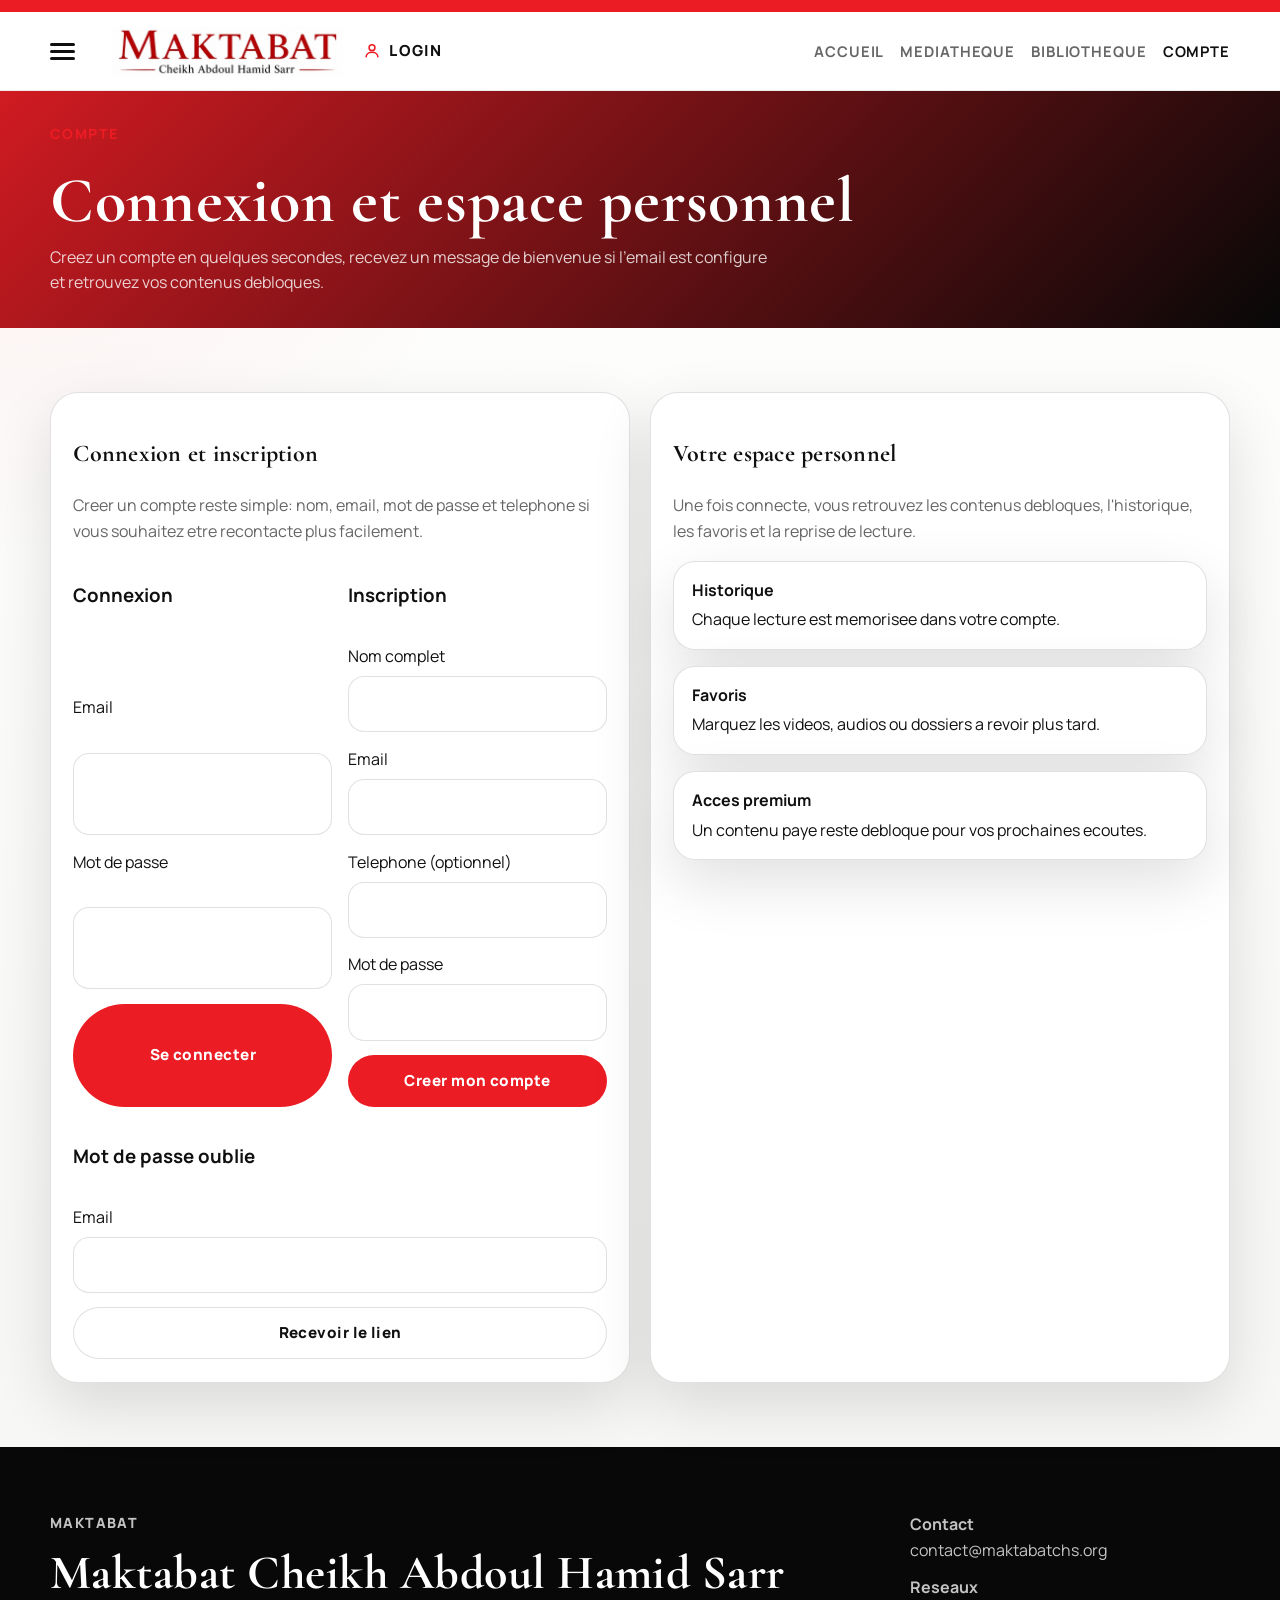
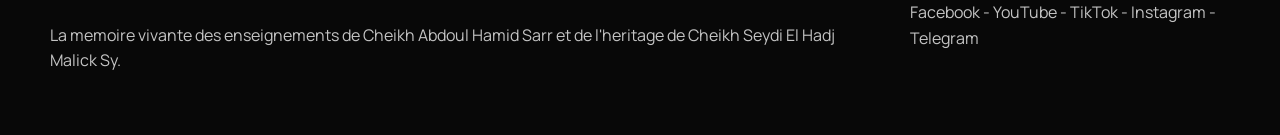
<file: compte.html>
<!DOCTYPE html>
<html lang="fr">
<head>
  <meta charset="UTF-8">
  <meta name="viewport" content="width=device-width, initial-scale=1.0">
  <title>Maktabat Cheikh Abdoul Hamid Sarr | Compte</title>
  <meta
    name="description"
    content="Connexion, inscription simple et tableau de bord personnel de la Maktabat Cheikh Abdoul Hamid Sarr."
  >
  <link rel="icon" href="/favicon.svg" type="image/svg+xml">
  <link rel="preconnect" href="https://fonts.googleapis.com">
  <link rel="preconnect" href="https://fonts.gstatic.com" crossorigin>
  <link
    href="https://fonts.googleapis.com/css2?family=Cormorant+Garamond:wght@600;700&family=Manrope:wght@400;500;600;700;800&display=swap"
    rel="stylesheet"
  >
  <link rel="stylesheet" href="/styles.css">
</head>
<body data-page="compte">
  <div data-site-header></div>

  <main>
    <section class="page-hero">
      <div class="container page-hero__content">
        <p class="section-label">COMPTE</p>
        <h1>Connexion et espace personnel</h1>
        <p>
          Creez un compte en quelques secondes, recevez un message de bienvenue si l'email est configure et retrouvez vos contenus debloques.
        </p>
      </div>
    </section>

    <section class="section">
      <div class="container account-layout">
        <div class="panel" id="authPanel"></div>
        <div class="panel" id="dashboardPanel"></div>
      </div>
    </section>
  </main>

  <div data-site-footer></div>
  <div data-site-modals></div>

  <script src="/data.js" defer></script>
  <script src="/script.js" defer></script>
</body>
</html>
</file>
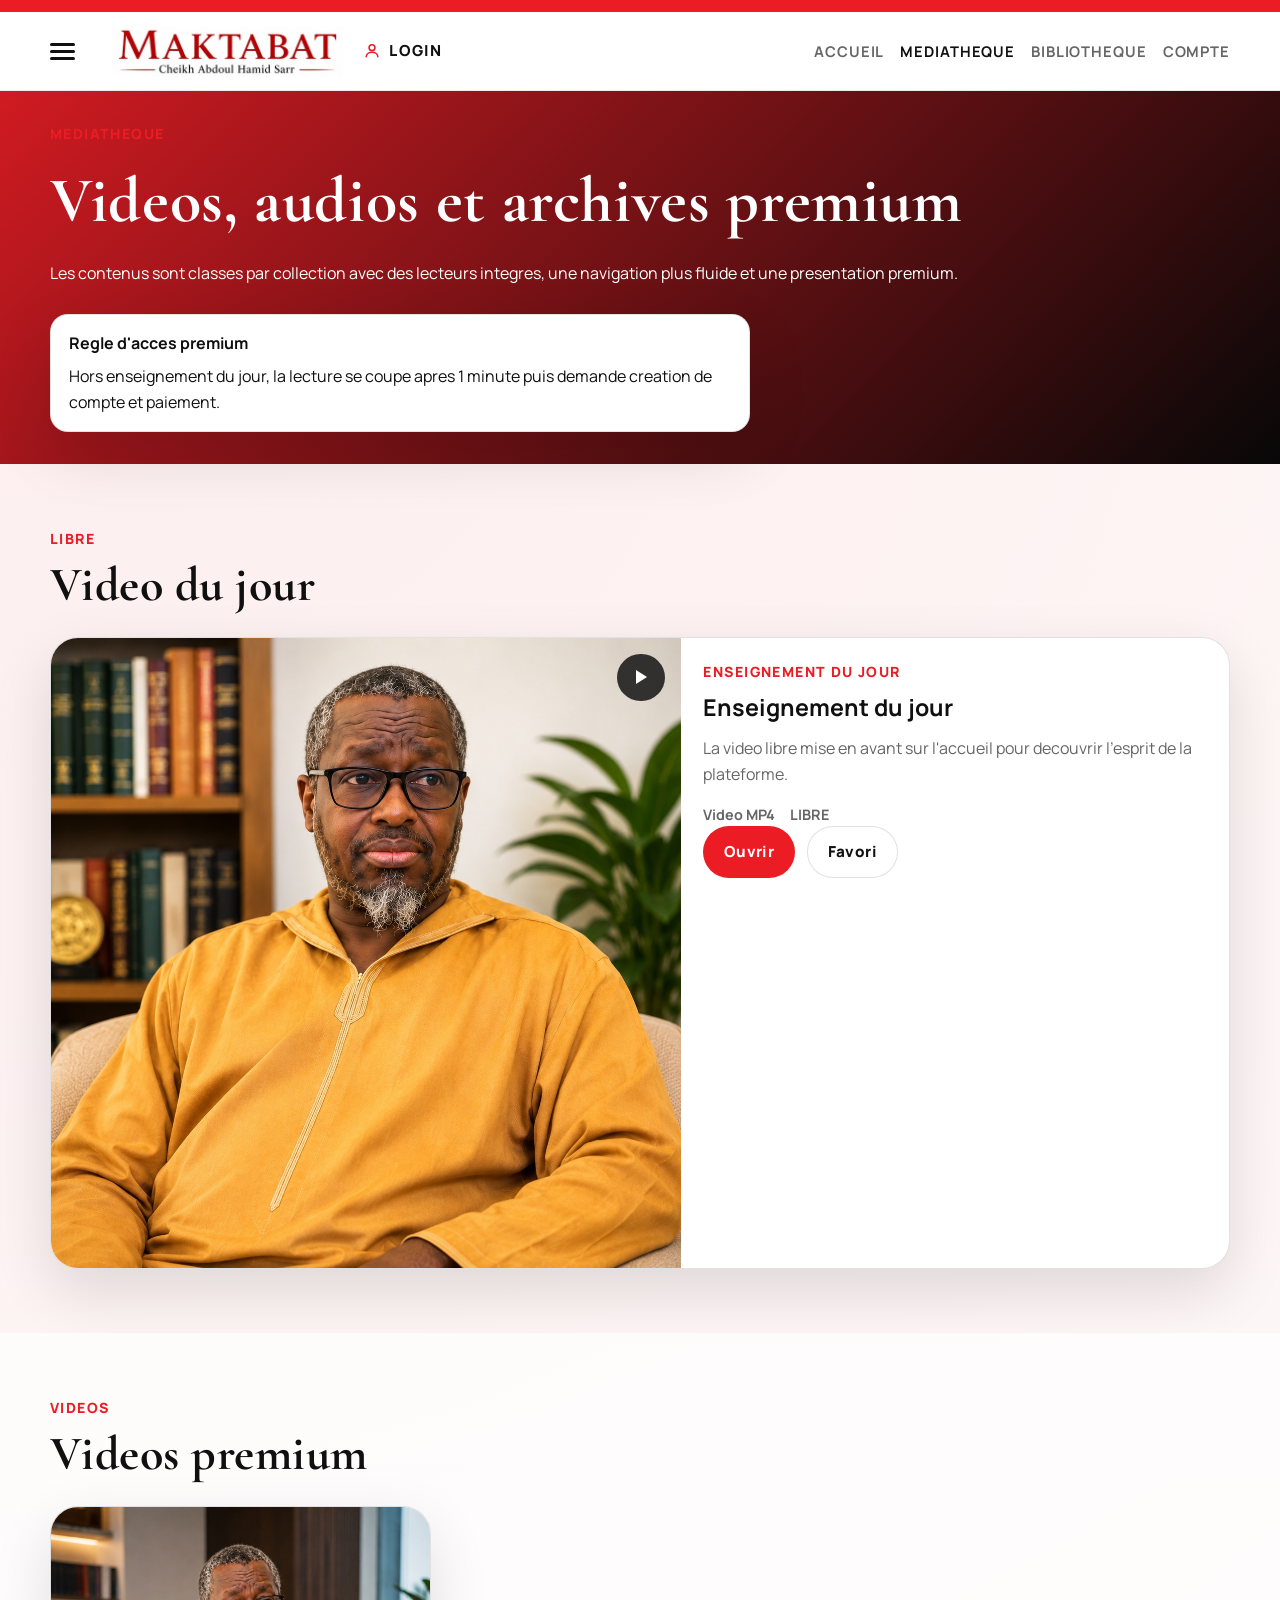
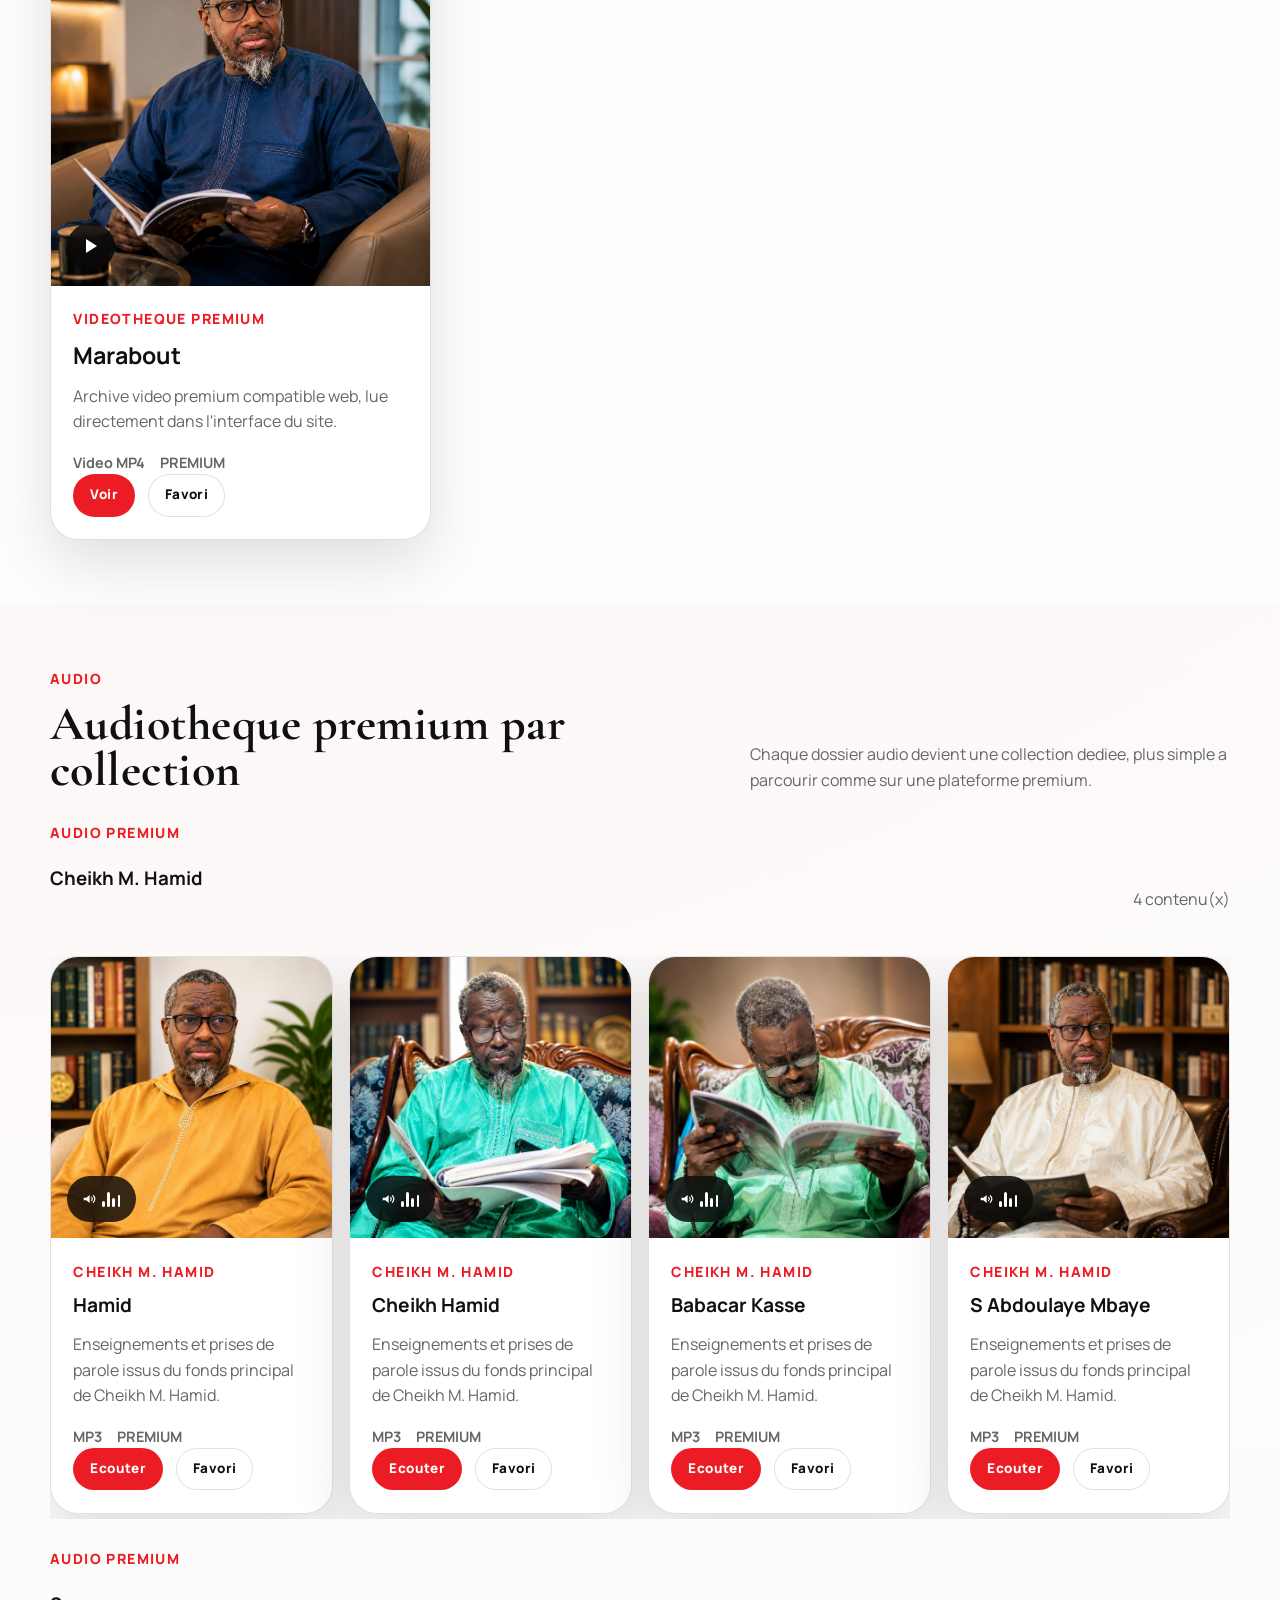
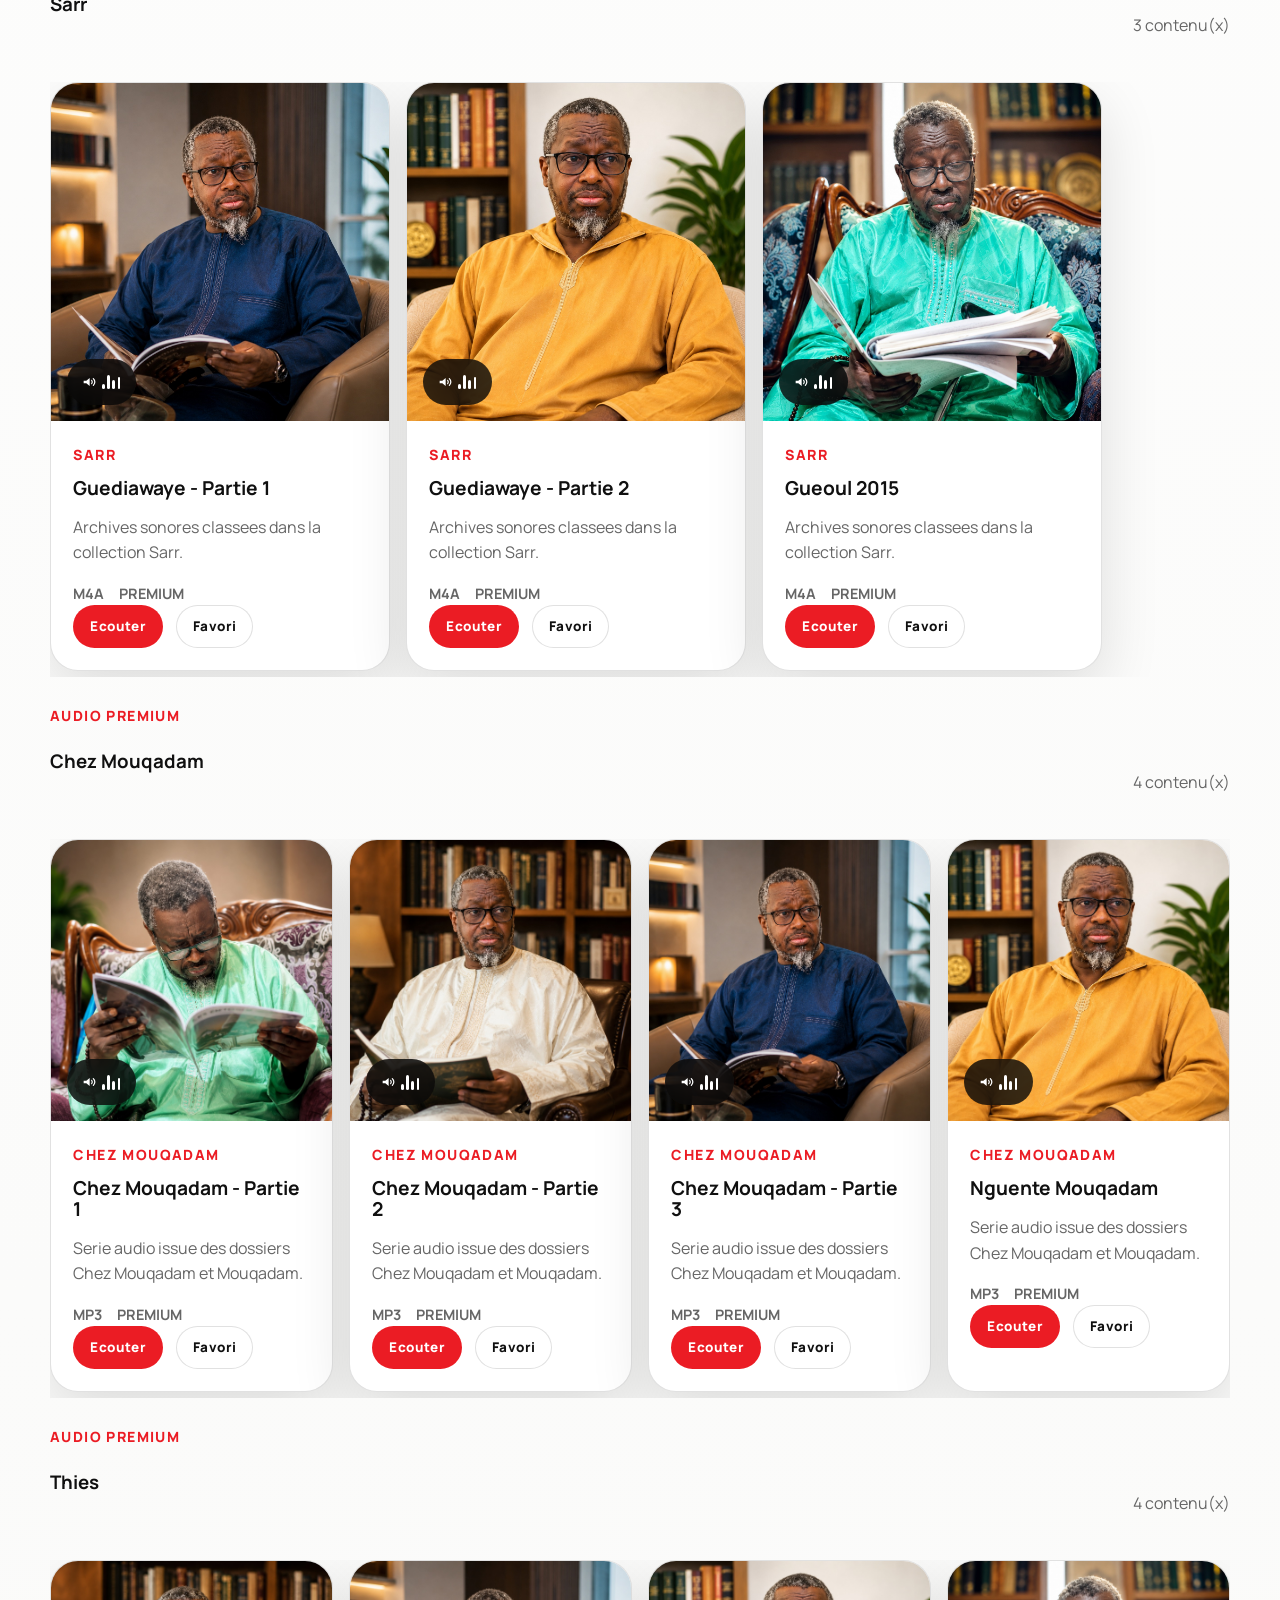
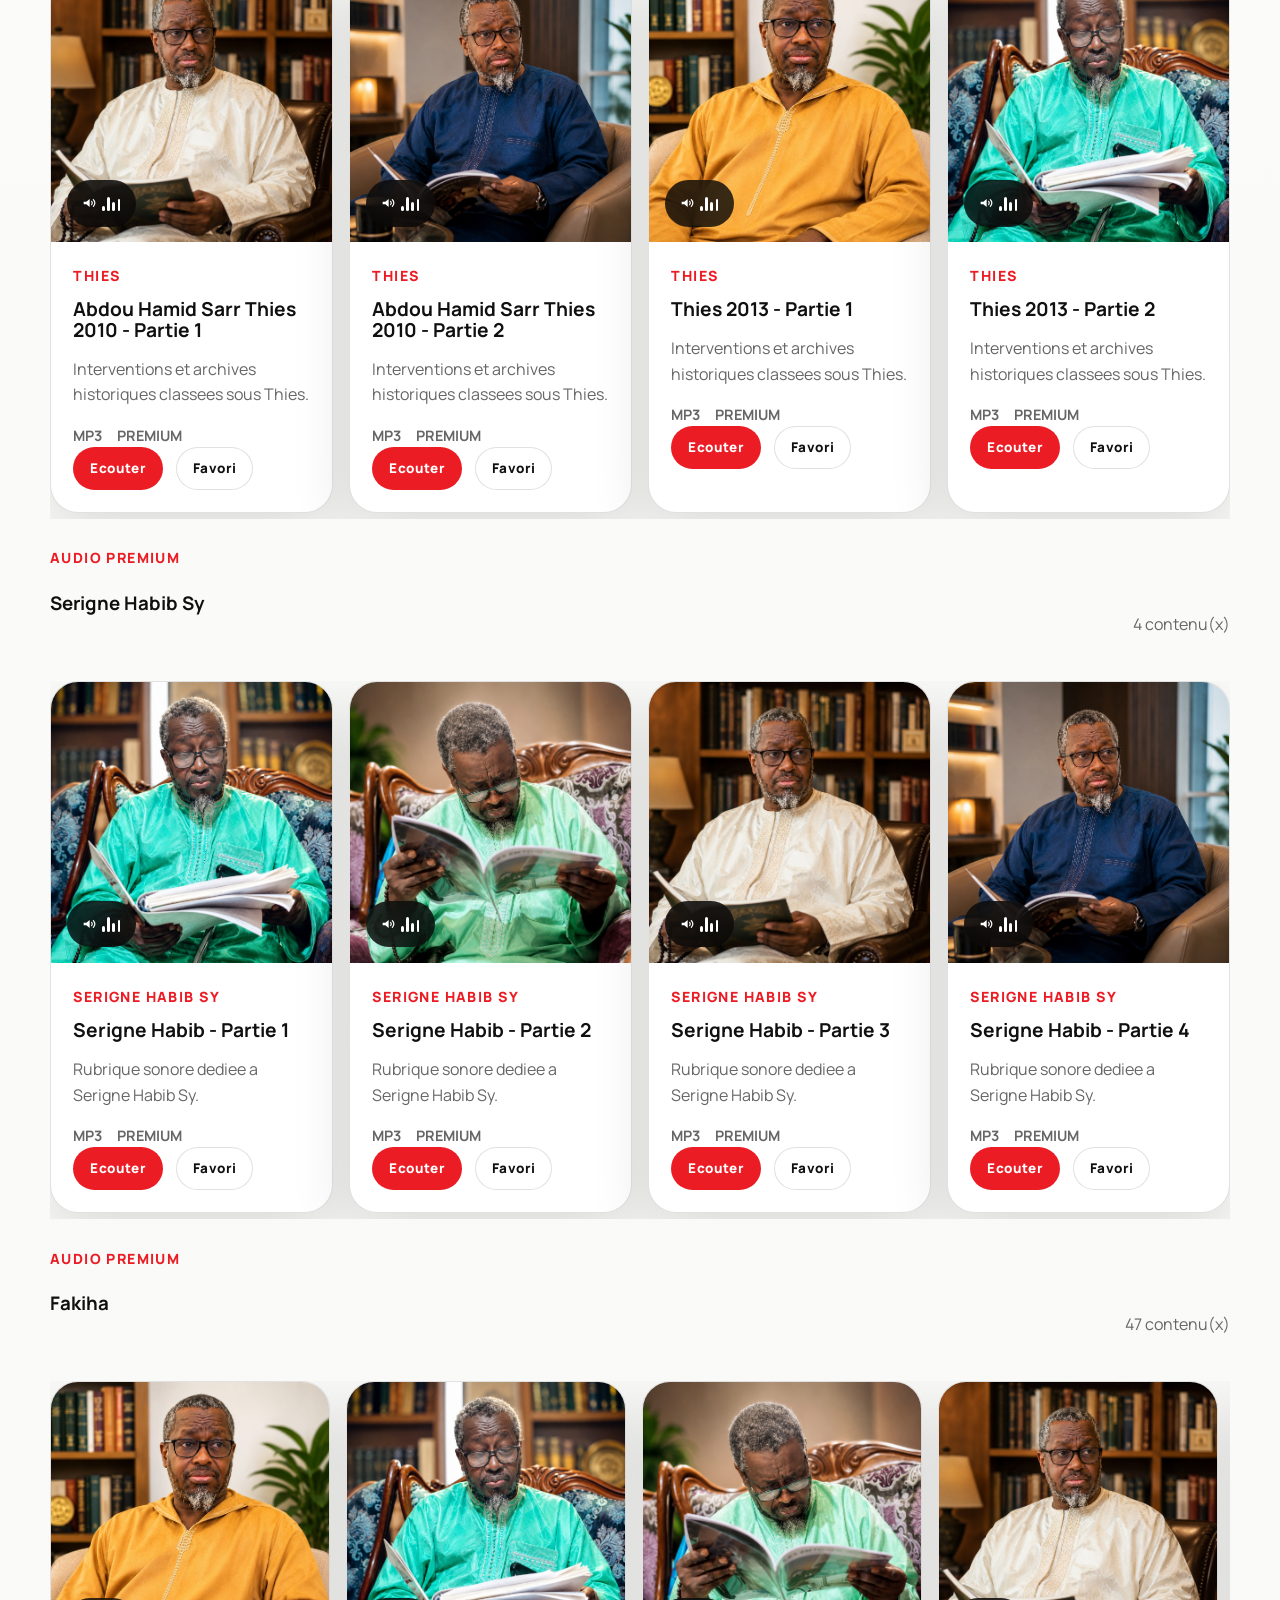
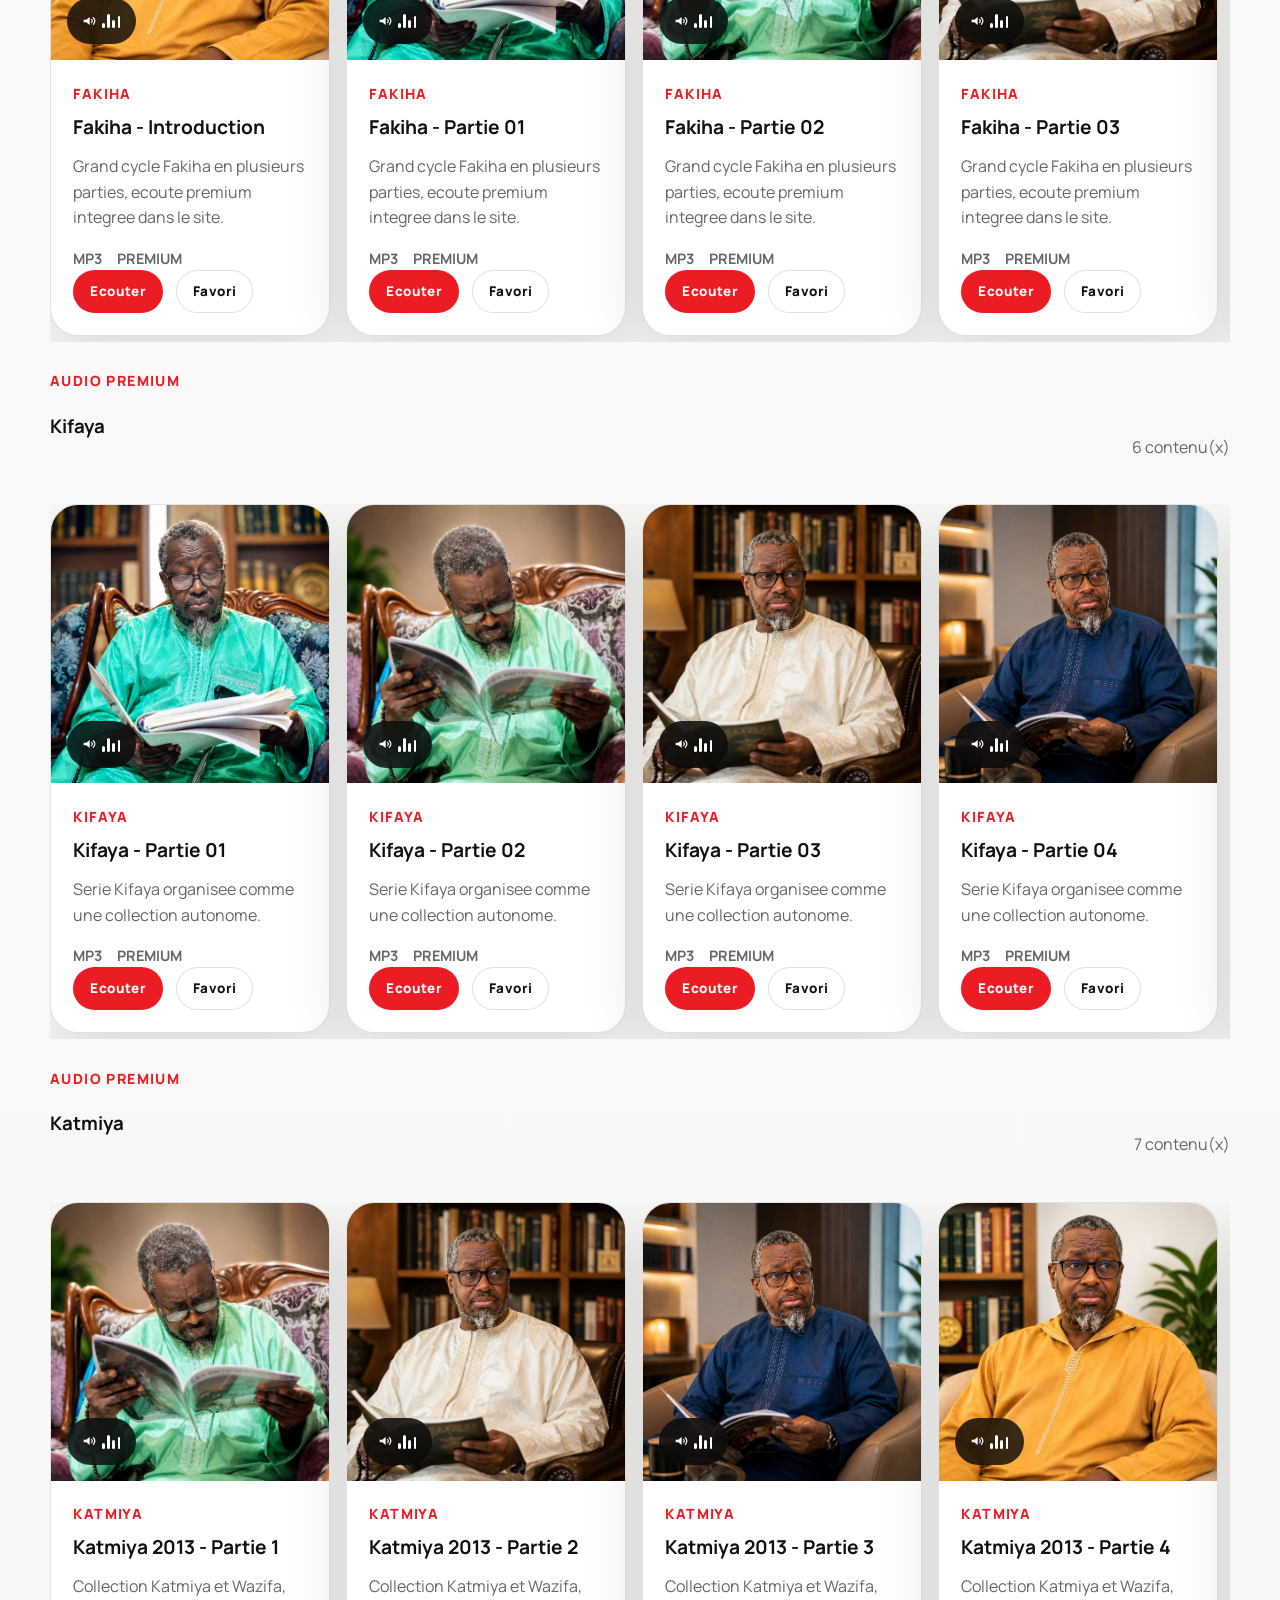
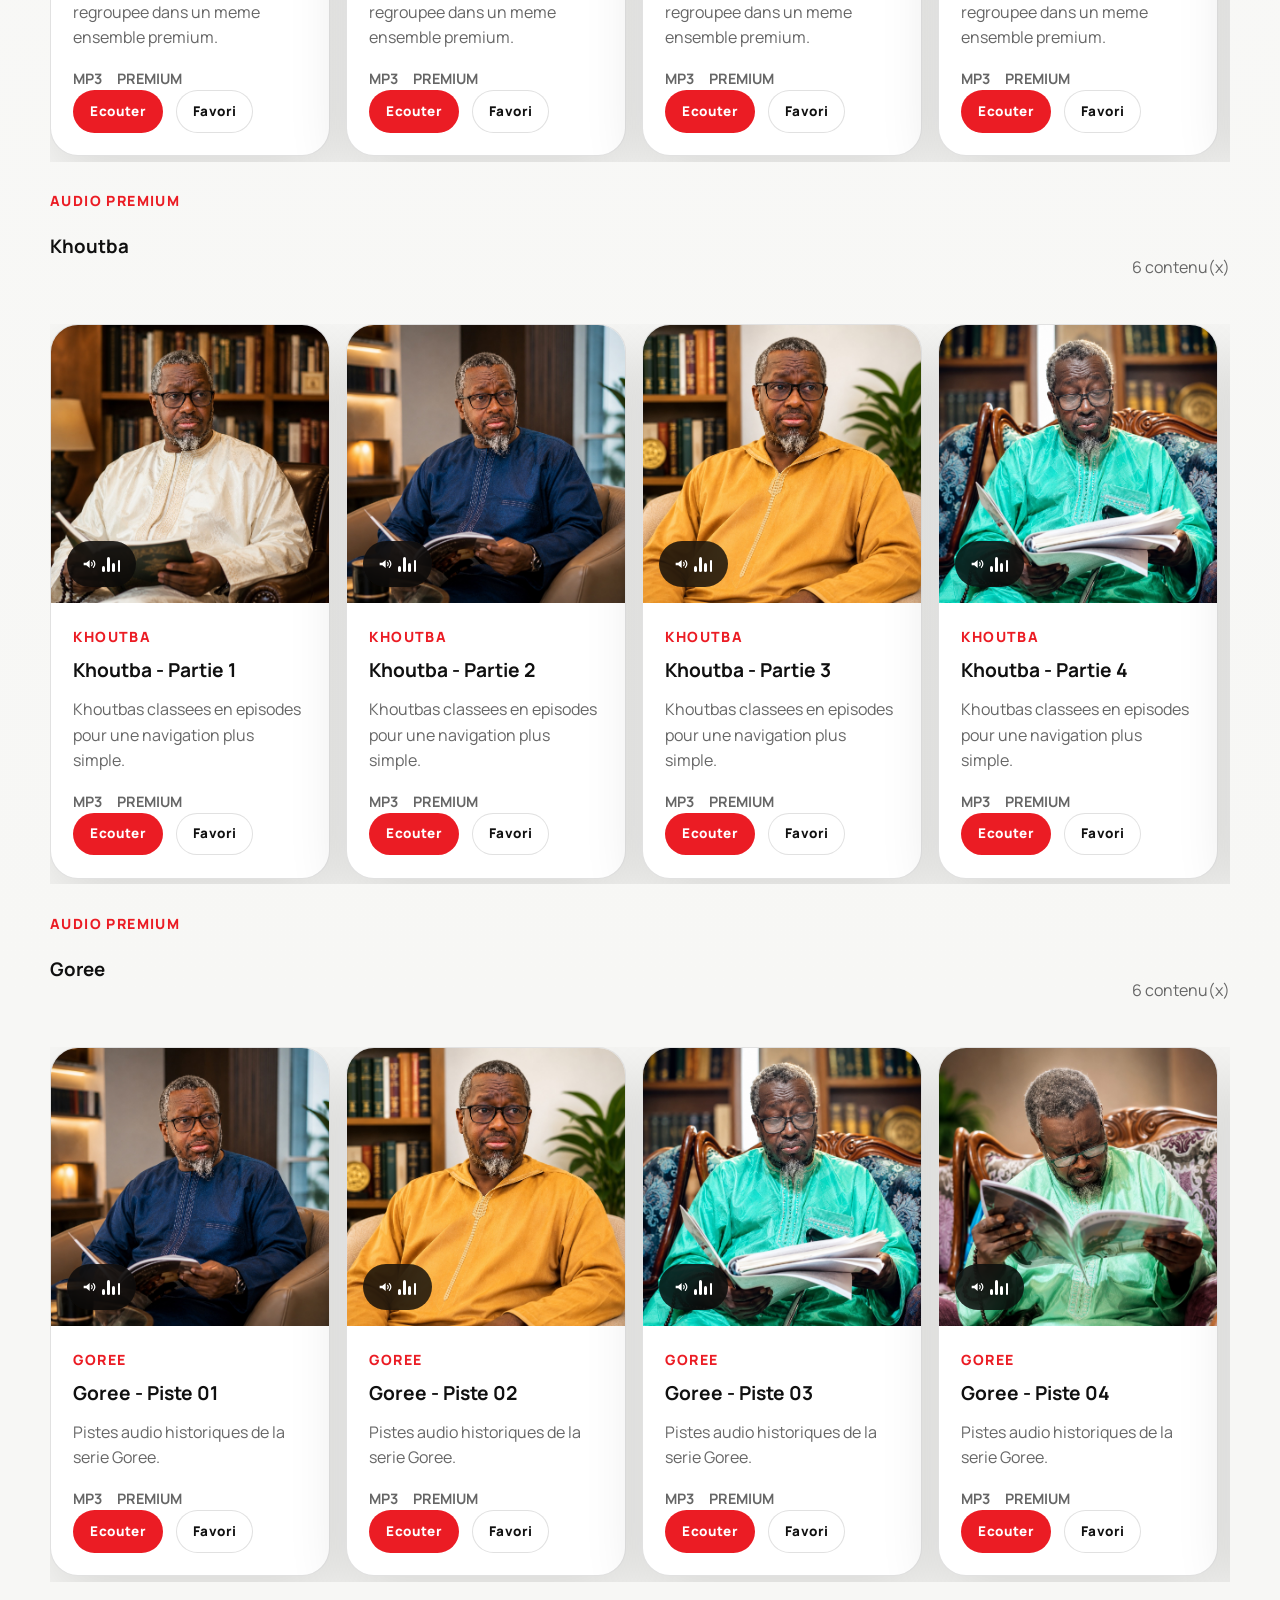
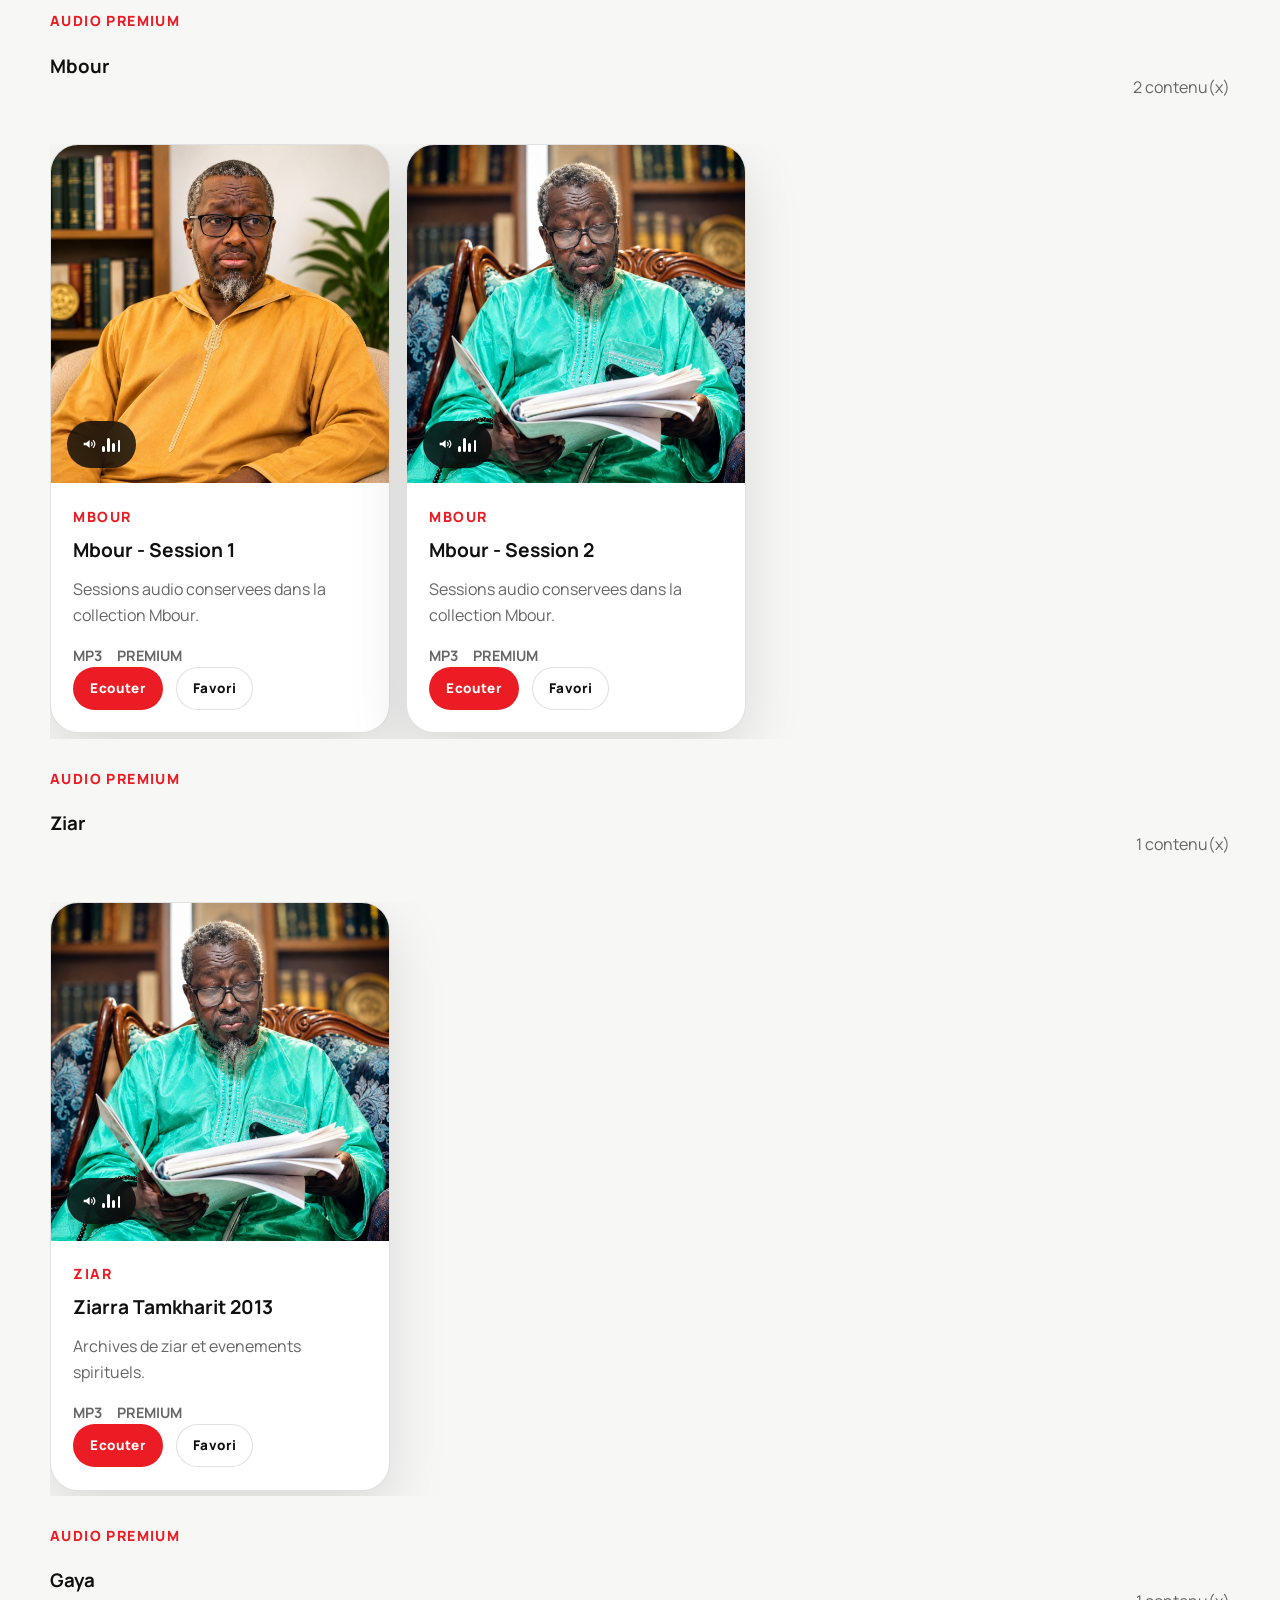
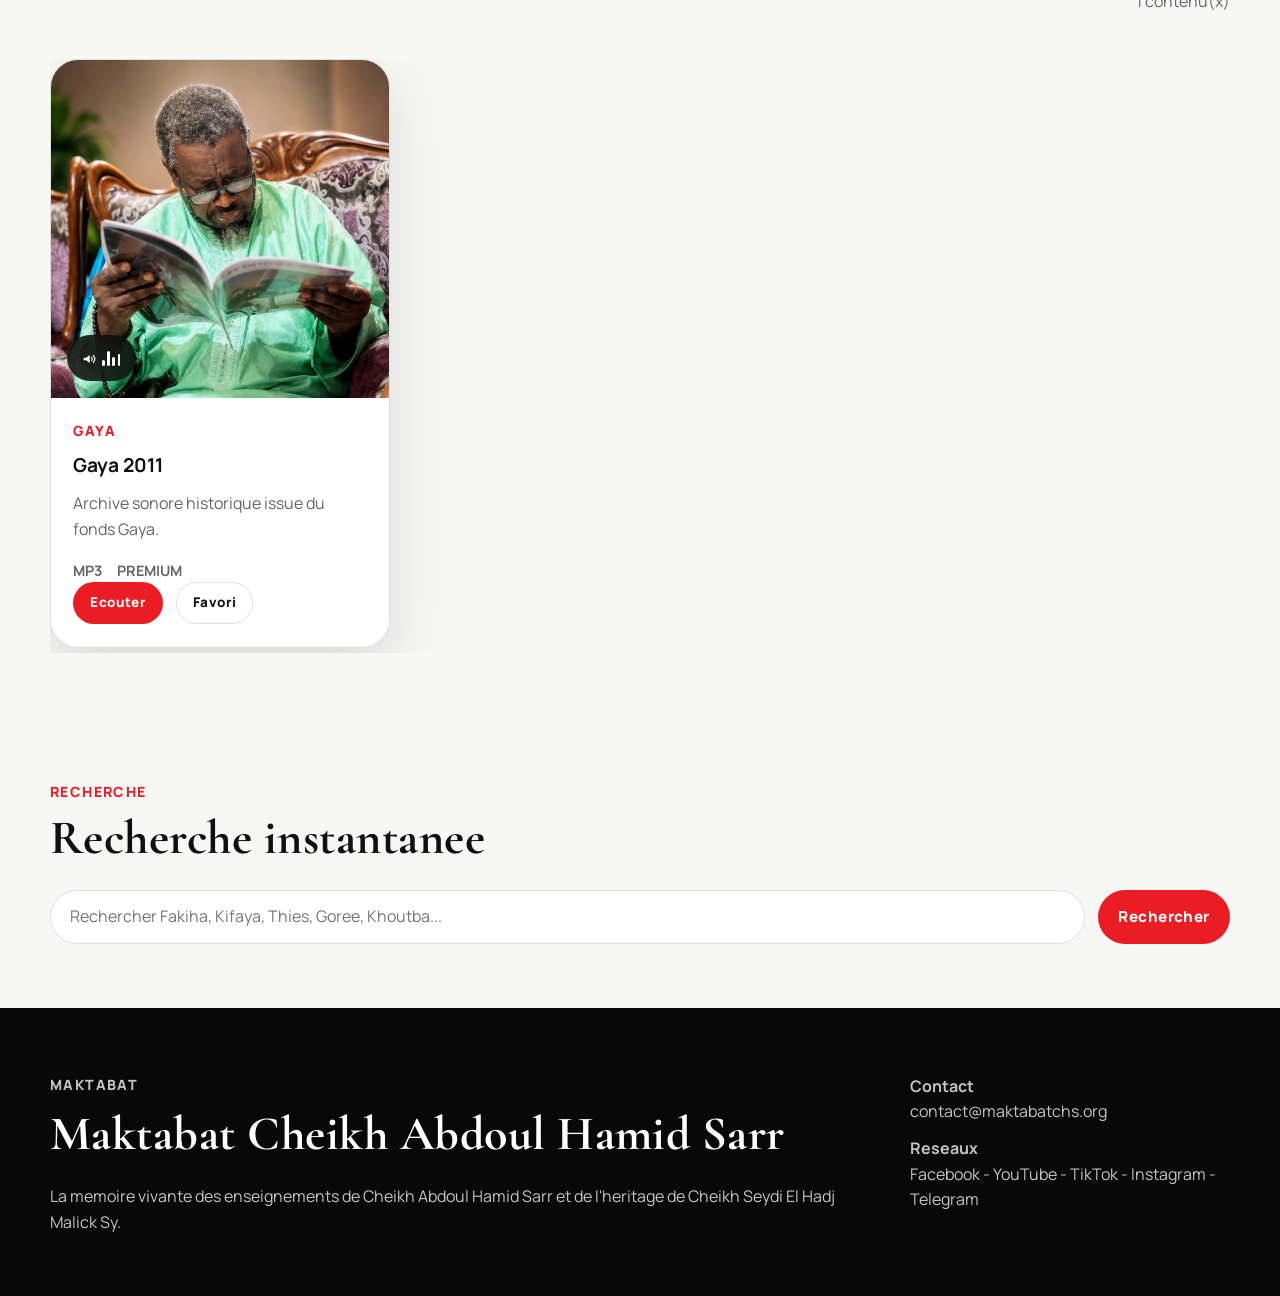
<file: mediatheque.html>
<!DOCTYPE html>
<html lang="fr">
<head>
  <meta charset="UTF-8">
  <meta name="viewport" content="width=device-width, initial-scale=1.0">
  <title>Maktabat Cheikh Abdoul Hamid Sarr | Mediatheque</title>
  <meta
    name="description"
    content="Videos, audios et collections premium de la Maktabat Cheikh Abdoul Hamid Sarr."
  >
  <link rel="icon" href="/favicon.svg" type="image/svg+xml">
  <link rel="preconnect" href="https://fonts.googleapis.com">
  <link rel="preconnect" href="https://fonts.gstatic.com" crossorigin>
  <link
    href="https://fonts.googleapis.com/css2?family=Cormorant+Garamond:wght@600;700&family=Manrope:wght@400;500;600;700;800&display=swap"
    rel="stylesheet"
  >
  <link rel="stylesheet" href="/styles.css">
</head>
<body data-page="mediatheque">
  <div data-site-header></div>

  <main>
    <section class="page-hero">
      <div class="container page-hero__content">
        <p class="section-label">MEDIATHEQUE</p>
        <h1>Videos, audios et archives premium</h1>
        <p>
          Les contenus sont classes par collection avec des lecteurs integres, une navigation plus fluide et une presentation premium.
        </p>
        <div class="notice-card">
          <strong>Regle d'acces premium</strong>
          <span>Hors enseignement du jour, la lecture se coupe apres 1 minute puis demande creation de compte et paiement.</span>
        </div>
      </div>
    </section>

    <section class="section">
      <div class="container">
        <div class="section-head">
          <div>
            <p class="section-label">LIBRE</p>
            <h2>Video du jour</h2>
          </div>
        </div>
        <div id="freeVideoSpotlight"></div>
      </div>
    </section>

    <section class="section section--light">
      <div class="container">
        <div class="section-head">
          <div>
            <p class="section-label">VIDEOS</p>
            <h2>Videos premium</h2>
          </div>
        </div>
        <div class="card-grid card-grid--three" id="videoGrid"></div>
      </div>
    </section>

    <section class="section">
      <div class="container">
        <div class="section-head">
          <div>
            <p class="section-label">AUDIO</p>
            <h2>Audiotheque premium par collection</h2>
          </div>
          <p class="section-copy">Chaque dossier audio devient une collection dediee, plus simple a parcourir comme sur une plateforme premium.</p>
        </div>
        <div class="collection-stack" id="audioCollections"></div>
      </div>
    </section>

    <section class="section">
      <div class="container">
        <div class="section-head">
          <div>
            <p class="section-label">RECHERCHE</p>
            <h2>Recherche instantanee</h2>
          </div>
        </div>
        <form class="search-form" id="globalSearchForm">
          <input
            id="globalSearchInput"
            name="query"
            type="search"
            placeholder="Rechercher Fakiha, Kifaya, Thies, Goree, Khoutba..."
            autocomplete="off"
          >
          <button class="button button--primary" type="submit">Rechercher</button>
        </form>
        <div class="card-grid card-grid--three is-hidden" id="searchResults"></div>
      </div>
    </section>
  </main>

  <div data-site-footer></div>
  <div data-site-modals></div>

  <script src="/data.js" defer></script>
  <script src="/script.js" defer></script>
</body>
</html>
</file>
<file: styles.css>
:root {
  --bg: #f7f7f5;
  --surface: #ffffff;
  --surface-alt: #f0f0ed;
  --surface-dark: #0a0a0a;
  --border: rgba(15, 15, 15, 0.12);
  --text: #101010;
  --muted: #666666;
  --accent: #eb1c24;
  --accent-dark: #b81017;
  --shadow: 0 22px 60px rgba(0, 0, 0, 0.12);
  --radius: 28px;
  --radius-small: 18px;
  --max-width: 1180px;
}

*,
*::before,
*::after {
  box-sizing: border-box;
}

html {
  scroll-behavior: smooth;
}

body {
  margin: 0;
  background:
    radial-gradient(circle at top left, rgba(235, 28, 36, 0.08), transparent 26%),
    linear-gradient(180deg, #ffffff 0%, var(--bg) 72%);
  color: var(--text);
  font-family: "Manrope", sans-serif;
  line-height: 1.6;
}

img,
video,
audio {
  display: block;
  max-width: 100%;
}

button,
input,
select,
textarea {
  font: inherit;
}

button {
  cursor: pointer;
}

a {
  color: inherit;
  text-decoration: none;
}

.container {
  width: min(var(--max-width), calc(100% - 2rem));
  margin-inline: auto;
}

.site-header {
  position: sticky;
  top: 0;
  z-index: 50;
  background: rgba(255, 255, 255, 0.96);
  backdrop-filter: blur(18px);
  border-bottom: 1px solid rgba(16, 16, 16, 0.08);
}

.site-header__stripe {
  height: 0.78rem;
  background: var(--accent);
}

.site-header__inner {
  display: flex;
  align-items: center;
  justify-content: space-between;
  gap: 1.5rem;
  min-height: 78px;
}

.site-header__lead {
  display: flex;
  align-items: center;
  gap: 1rem;
}

.menu-toggle {
  display: inline-flex;
  flex-direction: column;
  justify-content: center;
  gap: 0.28rem;
  width: 2.9rem;
  height: 2.9rem;
  border: 0;
  background: transparent;
  padding: 0;
}

.menu-toggle span {
  display: block;
  width: 1.55rem;
  height: 2.5px;
  border-radius: 999px;
  background: #101010;
}

.brand {
  display: inline-flex;
  align-items: center;
  justify-content: center;
  flex: 0 1 auto;
  min-width: 0;
}

.brand__logo {
  display: block;
  width: clamp(170px, 18vw, 250px);
  max-width: 100%;
  max-height: 58px;
  height: auto;
  object-fit: contain;
}

.header-login {
  display: inline-flex;
  align-items: center;
  gap: 0.46rem;
  margin-left: 0.2rem;
  font-size: 0.95rem;
  font-weight: 800;
  letter-spacing: 0.08em;
  text-transform: uppercase;
}

.header-login__icon {
  display: inline-flex;
  align-items: center;
  justify-content: center;
  width: 1.25rem;
  height: 1.25rem;
  color: var(--accent);
}

.header-login__icon svg {
  width: 100%;
  height: 100%;
  fill: none;
  stroke: currentColor;
  stroke-width: 1.85;
  stroke-linecap: round;
  stroke-linejoin: round;
}

.header-login__label {
  display: inline-block;
}

.desktop-nav {
  display: flex;
  align-items: center;
  flex-wrap: wrap;
  justify-content: flex-end;
  gap: 1rem;
}

.desktop-nav a {
  color: var(--muted);
  font-size: 0.92rem;
  font-weight: 700;
  text-transform: uppercase;
  letter-spacing: 0.06em;
  transition: color 0.2s ease;
}

.desktop-nav a:hover,
.desktop-nav a.is-active {
  color: var(--text);
}

.drawer-backdrop {
  position: fixed;
  inset: 0;
  background: rgba(0, 0, 0, 0.42);
}

.drawer {
  position: fixed;
  top: 0;
  left: 0;
  width: min(360px, 88vw);
  height: 100vh;
  background: #ffffff;
  box-shadow: 0 20px 80px rgba(0, 0, 0, 0.18);
  padding: 1.35rem;
  display: grid;
  align-content: start;
  gap: 1.2rem;
}

.drawer__head {
  display: flex;
  align-items: center;
  justify-content: space-between;
}

.drawer__close {
  width: 2.7rem;
  height: 2.7rem;
  border: 1px solid var(--border);
  border-radius: 999px;
  background: #ffffff;
  font-size: 1.4rem;
  line-height: 1;
}

.drawer__nav,
.drawer__categories {
  display: grid;
  gap: 0.85rem;
}

.drawer__nav a,
.drawer__categories a {
  font-weight: 700;
}

.drawer__nav a.is-active {
  color: var(--accent);
}

.hero-section {
  padding: 1.25rem 0 0;
}

.hero-section .container {
  display: grid;
  gap: 0;
  justify-items: center;
}

.hero-stage {
  position: relative;
  overflow: hidden;
  background: #050505;
  border-radius: 0;
  width: min(100%, 920px);
  aspect-ratio: 1 / 1;
}

.hero-carousel,
.hero-slide,
.hero-slide img,
.hero-slide__shade {
  position: absolute;
  inset: 0;
}

.hero-slide img {
  width: 100%;
  height: 100%;
  object-fit: cover;
}

.hero-slide__shade {
  background:
    linear-gradient(180deg, transparent 0%, rgba(0, 0, 0, 0.1) 55%, rgba(0, 0, 0, 0.72) 100%),
    linear-gradient(90deg, rgba(235, 28, 36, 0.12) 0%, transparent 40%);
}

.hero-arrow {
  position: absolute;
  top: 50%;
  transform: translateY(-50%);
  width: 3rem;
  height: 3rem;
  border: 0;
  border-radius: 999px;
  background: rgba(255, 255, 255, 0.24);
  color: #ffffff;
  font-size: 2rem;
  display: grid;
  place-items: center;
}

.hero-arrow--prev {
  left: 1rem;
}

.hero-arrow--next {
  right: 1rem;
}

.hero-caption {
  width: min(100%, 920px);
  background: #050505;
  color: #ffffff;
  padding: 2rem clamp(1.3rem, 3vw, 2.4rem) 2.4rem;
}

.section-label {
  margin: 0 0 0.75rem;
  color: var(--accent);
  font-size: 0.88rem;
  font-weight: 800;
  letter-spacing: 0.1em;
  text-transform: uppercase;
}

.hero-caption h1,
.page-hero h1,
.section-head h2,
.site-footer h2,
.modal-copy h2,
.panel h2 {
  font-family: "Cormorant Garamond", serif;
  font-weight: 700;
  letter-spacing: 0.01em;
}

.hero-caption h1 {
  margin: 0;
  font-size: clamp(2.5rem, 7vw, 4.6rem);
  line-height: 0.95;
}

.hero-text {
  width: min(760px, 100%);
  margin: 1rem 0 0;
  color: rgba(255, 255, 255, 0.76);
  font-size: 1.05rem;
}

.hero-actions,
.action-row {
  display: flex;
  flex-wrap: wrap;
  gap: 0.8rem;
}

.hero-actions {
  margin-top: 1.5rem;
}

.hero-dots {
  display: flex;
  gap: 0.6rem;
  margin-top: 1.4rem;
}

.hero-dot {
  width: 3rem;
  height: 0.36rem;
  border: 0;
  border-radius: 999px;
  background: rgba(255, 255, 255, 0.2);
}

.hero-dot.is-active {
  background: var(--accent);
}

.button {
  display: inline-flex;
  align-items: center;
  justify-content: center;
  min-height: 48px;
  padding: 0.8rem 1.2rem;
  border: 1px solid transparent;
  border-radius: 999px;
  font-size: 0.95rem;
  font-weight: 800;
  letter-spacing: 0.03em;
  transition:
    transform 0.2s ease,
    background 0.2s ease,
    border-color 0.2s ease;
}

.button:hover {
  transform: translateY(-1px);
}

.button--primary {
  background: var(--accent);
  color: #ffffff;
}

.button--primary:hover {
  background: var(--accent-dark);
}

.button--ghost {
  border-color: var(--border);
  background: #ffffff;
  color: var(--text);
}

.hero-actions .button--ghost,
.section--dark .button--ghost,
.modal-copy .button--ghost {
  border-color: rgba(255, 255, 255, 0.2);
  background: transparent;
  color: #ffffff;
}

.button--small {
  min-height: 40px;
  padding: 0.6rem 1rem;
  font-size: 0.84rem;
}

.page-hero {
  padding: 2rem 0;
  background:
    linear-gradient(135deg, rgba(235, 28, 36, 0.88), rgba(7, 7, 7, 0.92)),
    #101010;
  color: #ffffff;
}

.page-hero__content {
  display: grid;
  gap: 0.75rem;
}

.page-hero h1 {
  margin: 0;
  font-size: clamp(2.3rem, 6vw, 4rem);
  line-height: 0.98;
}

.page-hero p:last-child {
  width: min(720px, 100%);
  margin: 0;
  color: rgba(255, 255, 255, 0.8);
}

.section {
  padding: 4rem 0;
}

.section--light {
  background: rgba(255, 255, 255, 0.72);
}

.section--dark {
  background:
    radial-gradient(circle at top right, rgba(235, 28, 36, 0.18), transparent 30%),
    #080808;
  color: #ffffff;
}

.section-head {
  display: flex;
  align-items: end;
  justify-content: space-between;
  gap: 1rem;
  margin-bottom: 1.8rem;
}

.section-head h2 {
  margin: 0;
  font-size: clamp(2rem, 5vw, 3rem);
  line-height: 0.95;
}

.section-copy {
  max-width: 480px;
  margin: 0;
  color: var(--muted);
}

.section-head--dark .section-copy {
  color: rgba(255, 255, 255, 0.72);
}

.section-link {
  font-size: 0.9rem;
  font-weight: 800;
  color: var(--accent);
  text-transform: uppercase;
  letter-spacing: 0.08em;
}

.feature-card,
.media-card,
.info-card,
.stack-card,
.panel,
.stat-card,
.category-tile,
.notice-card,
.mini-card,
.dashboard-block {
  background: var(--surface);
  border: 1px solid var(--border);
  box-shadow: var(--shadow);
}

.feature-card,
.stack-card,
.media-card,
.info-card {
  overflow: hidden;
  border-radius: var(--radius);
  transition:
    transform 0.22s ease,
    box-shadow 0.22s ease,
    border-color 0.22s ease;
}

.feature-card:hover,
.stack-card:hover,
.media-card:hover,
.info-card:hover,
.category-tile:hover {
  transform: translateY(-3px);
  box-shadow: 0 30px 70px rgba(0, 0, 0, 0.16);
  border-color: rgba(235, 28, 36, 0.18);
}

.feature-card {
  display: grid;
  grid-template-columns: 1.15fr 1fr;
}

.feature-card__media img,
.stack-card__media img,
.media-card__media img,
.info-card__media img {
  width: 100%;
  height: 100%;
  object-fit: cover;
}

.feature-card__media,
.stack-card__media,
.media-card__media,
.info-card__media {
  position: relative;
  overflow: hidden;
  background: #111111;
  aspect-ratio: 1 / 1;
}

.feature-card__body,
.stack-card__body,
.media-card__body,
.info-card__body {
  padding: 1.4rem;
}

.feature-card__body h3,
.stack-card__body h3,
.media-card__body h3,
.info-card__body h3,
.dashboard-block h3 {
  margin: 0;
  font-size: 1.45rem;
  line-height: 1.08;
}

.feature-card__body p:last-of-type,
.stack-card__body p:last-of-type,
.media-card__body p:last-of-type,
.info-card__body p:last-of-type {
  color: var(--muted);
}

.meta-row {
  display: flex;
  flex-wrap: wrap;
  gap: 0.9rem;
  margin-top: 1rem;
  color: var(--muted);
  font-size: 0.9rem;
  font-weight: 700;
}

.stack-feed {
  display: grid;
  gap: 1.4rem;
}

.stack-card {
  display: grid;
  grid-template-columns: minmax(0, 540px) minmax(0, 1fr);
}

.stack-card__media {
  position: relative;
}

.stack-card__badge {
  position: absolute;
  right: 1rem;
  bottom: 1rem;
  padding: 0.42rem 0.7rem;
  border-radius: 999px;
  background: rgba(16, 16, 16, 0.82);
  color: #ffffff;
  font-size: 0.82rem;
  font-weight: 800;
}

.media-play-badge {
  position: absolute;
  left: 1rem;
  bottom: 1rem;
  display: inline-flex;
  align-items: center;
  justify-content: center;
  min-width: 2.9rem;
  height: 2.9rem;
  padding: 0 0.85rem;
  border-radius: 999px;
  background: rgba(8, 8, 8, 0.8);
  color: #ffffff;
  font-size: 1.05rem;
  font-weight: 800;
  letter-spacing: 0.06em;
  backdrop-filter: blur(14px);
}

.media-play-badge--video {
  min-width: 3rem;
}

.media-play-badge--audio {
  gap: 0.38rem;
  padding-right: 0.95rem;
}

.media-play-badge__icon {
  display: inline-flex;
  width: 1rem;
  height: 1rem;
}

.media-play-badge__icon svg {
  width: 100%;
  height: 100%;
  fill: none;
  stroke: currentColor;
  stroke-width: 1.8;
  stroke-linecap: round;
  stroke-linejoin: round;
}

.media-play-badge__icon svg path:first-child {
  fill: currentColor;
  stroke: none;
}

.media-play-badge__play {
  width: 0;
  height: 0;
  margin-left: 0.1rem;
  border-top: 0.45rem solid transparent;
  border-bottom: 0.45rem solid transparent;
  border-left: 0.72rem solid currentColor;
}

.media-play-badge__bars {
  display: inline-flex;
  align-items: flex-end;
  gap: 0.14rem;
  height: 0.95rem;
}

.media-play-badge__bars span {
  width: 0.18rem;
  border-radius: 999px;
  background: currentColor;
  animation: audio-bars 1s ease-in-out infinite;
  transform-origin: bottom;
}

.media-play-badge__bars span:nth-child(1) {
  height: 0.35rem;
  animation-delay: -0.15s;
}

.media-play-badge__bars span:nth-child(2) {
  height: 0.9rem;
  animation-delay: -0.45s;
}

.media-play-badge__bars span:nth-child(3) {
  height: 0.55rem;
  animation-delay: -0.3s;
}

.media-play-badge__bars span:nth-child(4) {
  height: 0.75rem;
  animation-delay: -0.6s;
}

.media-play-badge--feature {
  left: auto;
  top: 1rem;
  right: 1rem;
  bottom: auto;
}

.media-play-badge--info {
  font-size: 0.72rem;
}

.category-grid,
.card-grid,
.stats-grid {
  display: grid;
  gap: 1.2rem;
}

.category-grid {
  grid-template-columns: repeat(4, minmax(0, 1fr));
}

.card-grid--three,
.stats-grid {
  grid-template-columns: repeat(3, minmax(0, 1fr));
}

.collection-stack {
  display: grid;
  gap: 1.8rem;
}

.collection-block {
  display: grid;
  gap: 0.95rem;
}

.category-tile {
  border-radius: var(--radius-small);
  padding: 1.3rem;
  transition:
    transform 0.22s ease,
    box-shadow 0.22s ease,
    border-color 0.22s ease;
}

.category-tile__title {
  margin: 0;
  font-size: 1.05rem;
  font-weight: 800;
}

.category-tile__text {
  margin: 0.8rem 0 0;
  color: var(--muted);
  font-size: 0.94rem;
}

.rail {
  display: grid;
  grid-auto-flow: column;
  grid-auto-columns: minmax(280px, 340px);
  gap: 1rem;
  overflow-x: auto;
  padding-bottom: 0.35rem;
  scrollbar-width: thin;
}

.media-card--compact .media-card__body h3 {
  font-size: 1.2rem;
}

.notice-card {
  display: grid;
  gap: 0.45rem;
  width: min(700px, 100%);
  padding: 1rem 1.15rem;
  border-radius: var(--radius-small);
}

.page-hero .notice-card {
  color: var(--text);
}

.search-form {
  display: flex;
  gap: 0.8rem;
  margin-top: 0.4rem;
}

.search-form input {
  flex: 1;
  min-height: 54px;
  border: 1px solid var(--border);
  border-radius: 999px;
  background: #ffffff;
  padding: 0 1.2rem;
}

.panel {
  border-radius: var(--radius);
  padding: 1.4rem;
}

.account-layout,
.admin-columns {
  display: grid;
  grid-template-columns: repeat(2, minmax(0, 1fr));
  gap: 1.2rem;
}

.admin-layout,
.admin-console {
  display: grid;
  gap: 1.2rem;
}

.auth-form {
  display: grid;
  gap: 0.9rem;
}

.auth-form label {
  display: grid;
  gap: 0.4rem;
}

.auth-form input,
.auth-form select,
.auth-form textarea {
  width: 100%;
  border: 1px solid var(--border);
  border-radius: 16px;
  background: #ffffff;
  padding: 0.9rem 1rem;
}

.auth-tabs,
.mini-card-list,
.account-benefits,
.dashboard-grid {
  display: grid;
  gap: 1rem;
}

.auth-tabs {
  grid-template-columns: repeat(2, minmax(0, 1fr));
  margin-top: 1.1rem;
}

.auth-form--reset {
  margin-top: 1rem;
}

.mini-card {
  border-radius: 22px;
  padding: 1rem 1.1rem;
}

.mini-card strong {
  display: block;
  margin-bottom: 0.25rem;
}

.dashboard-grid {
  grid-template-columns: repeat(3, minmax(0, 1fr));
  margin-top: 1rem;
}

.dashboard-block {
  border-radius: 24px;
  padding: 1rem;
}

.dashboard-list {
  display: grid;
  gap: 0.7rem;
  margin-top: 0.9rem;
}

.dashboard-item {
  width: 100%;
  text-align: left;
  border: 1px solid var(--border);
  border-radius: 18px;
  background: #ffffff;
  padding: 0.95rem 1rem;
}

.dashboard-item strong,
.dashboard-item span {
  display: block;
}

.dashboard-item span {
  color: var(--muted);
  font-size: 0.9rem;
}

.muted-copy,
.empty-state,
.admin-note {
  color: var(--muted);
}

.checkbox-field {
  display: flex;
  align-items: center;
  gap: 0.8rem;
}

.checkbox-field input {
  width: auto;
}

.stat-card {
  border-radius: 24px;
  padding: 1.2rem;
  text-align: center;
}

.stat-card strong {
  display: block;
  font-size: clamp(1.8rem, 4vw, 2.5rem);
  color: var(--accent);
  line-height: 1;
}

.admin-headline,
.admin-items-head {
  display: flex;
  align-items: center;
  justify-content: space-between;
  gap: 1rem;
}

.admin-item-list {
  display: grid;
  gap: 0.8rem;
  margin-top: 1rem;
}

.admin-item {
  display: flex;
  align-items: center;
  justify-content: space-between;
  gap: 1rem;
  border: 1px solid var(--border);
  border-radius: 20px;
  padding: 1rem;
}

.modal-shell {
  position: fixed;
  inset: 0;
  z-index: 80;
}

.modal-shell__backdrop {
  position: absolute;
  inset: 0;
  background: rgba(0, 0, 0, 0.72);
}

.modal-card {
  position: relative;
  z-index: 1;
  width: min(980px, calc(100% - 2rem));
  max-height: calc(100vh - 2rem);
  margin: 1rem auto;
  overflow: auto;
  border-radius: 28px;
  background: #111111;
  color: #ffffff;
  box-shadow: 0 30px 90px rgba(0, 0, 0, 0.35);
}

.modal-head {
  display: flex;
  align-items: start;
  justify-content: space-between;
  gap: 1rem;
  padding: 1.4rem 1.4rem 0;
}

.modal-head h2 {
  margin: 0;
  font-size: clamp(2rem, 5vw, 3rem);
}

.modal-body {
  display: grid;
  grid-template-columns: 1.25fr 0.95fr;
  gap: 1.2rem;
  padding: 1.4rem;
}

.modal-body--info {
  grid-template-columns: 1fr 0.95fr;
}

.modal-media {
  position: relative;
  border-radius: 24px;
  overflow: hidden;
  background: #000000;
}

.modal-media video,
.modal-media audio,
.modal-media img,
.modal-media iframe {
  width: 100%;
}

.modal-audio-stage {
  display: grid;
  gap: 1rem;
  padding: 1rem;
  background:
    radial-gradient(circle at top, rgba(235, 28, 36, 0.24), transparent 38%),
    linear-gradient(180deg, rgba(255, 255, 255, 0.04), rgba(8, 8, 8, 0.94));
}

.modal-audio-cover {
  width: 100%;
  aspect-ratio: 1 / 1;
  object-fit: cover;
  border-radius: 20px;
}

.modal-media iframe {
  display: block;
  min-height: 420px;
  border: 0;
  background: #000000;
}

.modal-copy {
  display: grid;
  align-content: start;
  gap: 1rem;
}

.modal-copy p {
  margin: 0;
  color: rgba(255, 255, 255, 0.76);
}

.paywall-card {
  display: grid;
  gap: 1rem;
  border: 1px solid rgba(255, 255, 255, 0.12);
  border-radius: 24px;
  background: rgba(255, 255, 255, 0.06);
  padding: 1.15rem;
}

.paywall-card h3 {
  margin: 0;
  font-size: 1.2rem;
}

.qr-card {
  display: grid;
  grid-template-columns: 110px 1fr;
  gap: 1rem;
  align-items: center;
}

.qr-card img {
  width: 110px;
  height: 110px;
  border-radius: 18px;
  background: #ffffff;
}

.modal-locked-screen {
  display: grid;
  place-items: center;
  gap: 0.65rem;
  min-height: 420px;
  padding: 1.5rem;
  text-align: center;
  background:
    radial-gradient(circle at top, rgba(235, 28, 36, 0.3), transparent 40%),
    linear-gradient(180deg, #141414 0%, #050505 100%);
}

.modal-locked-screen strong {
  font-size: 1.45rem;
}

.modal-locked-screen span {
  max-width: 28rem;
  color: rgba(255, 255, 255, 0.76);
}

@keyframes audio-bars {
  0%,
  100% {
    transform: scaleY(0.55);
    opacity: 0.72;
  }

  50% {
    transform: scaleY(1.2);
    opacity: 1;
  }
}

.toast {
  position: fixed;
  right: 1rem;
  bottom: 1rem;
  z-index: 90;
  max-width: 340px;
  padding: 0.9rem 1rem;
  border-radius: 18px;
  background: #101010;
  color: #ffffff;
  box-shadow: 0 16px 44px rgba(0, 0, 0, 0.28);
  opacity: 0;
  transform: translateY(12px);
  pointer-events: none;
  transition:
    opacity 0.2s ease,
    transform 0.2s ease;
}

.toast.is-visible {
  opacity: 1;
  transform: translateY(0);
}

.site-footer {
  padding: 3.4rem 0 3.8rem;
  background: #080808;
  color: #ffffff;
}

.site-footer__inner {
  display: flex;
  justify-content: space-between;
  gap: 2rem;
}

.site-footer h2 {
  margin: 0;
  font-size: clamp(2rem, 5vw, 3rem);
}

.site-footer p {
  margin: 0.7rem 0 0;
  color: rgba(255, 255, 255, 0.76);
}

.site-footer__meta {
  max-width: 320px;
}

.is-hidden {
  display: none !important;
}

@media (max-width: 1100px) {
  .category-grid {
    grid-template-columns: repeat(2, minmax(0, 1fr));
  }

  .card-grid--three,
  .stats-grid,
  .dashboard-grid {
    grid-template-columns: repeat(2, minmax(0, 1fr));
  }

  .feature-card,
  .stack-card,
  .modal-body,
  .modal-body--info,
  .account-layout,
  .admin-columns {
    grid-template-columns: 1fr;
  }
}

@media (max-width: 860px) {
  .desktop-nav {
    display: none;
  }

  .site-header__inner {
    display: block;
    min-height: 72px;
  }

  .site-header__lead {
    width: 100%;
  }

  .brand__logo {
    width: clamp(150px, 26vw, 210px);
    max-height: 52px;
  }

  .hero-stage {
    width: 100%;
    aspect-ratio: 1 / 1;
  }

  .section-head,
  .admin-headline,
  .admin-items-head,
  .site-footer__inner {
    flex-direction: column;
    align-items: start;
  }

  .auth-tabs,
  .card-grid--three,
  .stats-grid,
  .dashboard-grid,
  .category-grid {
    grid-template-columns: 1fr;
  }

  .search-form {
    flex-direction: column;
  }
}

@media (max-width: 640px) {
  .site-header__stripe {
    height: 0.62rem;
  }

  .site-header__inner {
    min-height: 70px;
  }

  .site-header__lead {
    position: relative;
    min-height: 70px;
    justify-content: space-between;
    gap: 0.35rem;
  }

  .brand {
    position: absolute;
    left: 50%;
    top: 50%;
    transform: translate(-50%, -50%);
    align-items: center;
    text-align: center;
    z-index: 0;
    width: min(36vw, 132px);
  }

  .brand__logo {
    width: 100%;
    min-width: 0;
    max-height: 46px;
  }

  .menu-toggle,
  .header-login {
    position: relative;
    z-index: 1;
  }

  .menu-toggle {
    width: 2.75rem;
    height: 2.75rem;
  }

  .header-login {
    min-height: 2.5rem;
    margin-left: auto;
    padding: 0.45rem 0.7rem 0.45rem 0.6rem;
    border: 1px solid rgba(16, 16, 16, 0.1);
    border-radius: 999px;
    background: rgba(255, 255, 255, 0.94);
    font-size: 0.78rem;
    letter-spacing: 0.06em;
    box-shadow: 0 12px 28px rgba(0, 0, 0, 0.06);
  }

  .header-login__icon {
    width: 1.02rem;
    height: 1.02rem;
  }

  .header-login__label {
    line-height: 1;
  }

  .hero-arrow {
    width: 2.6rem;
    height: 2.6rem;
  }

  .hero-caption {
    padding: 1.45rem 1rem 1.7rem;
  }

  .section {
    padding: 3rem 0;
  }

  .modal-card {
    width: calc(100% - 1rem);
    margin: 0.5rem auto;
    max-height: calc(100vh - 1rem);
  }

  .modal-head,
  .modal-body {
    padding: 1rem;
  }

  .modal-media iframe,
  .modal-locked-screen {
    min-height: 300px;
  }

  .qr-card {
    grid-template-columns: 1fr;
  }

  .rail {
    grid-auto-columns: minmax(260px, 88vw);
  }
}

@media (max-width: 420px) {
  .brand {
    width: min(34vw, 122px);
  }

  .header-login {
    gap: 0.38rem;
    padding-inline: 0.58rem;
  }

  .header-login__label {
    font-size: 0.74rem;
  }
}
</file>
